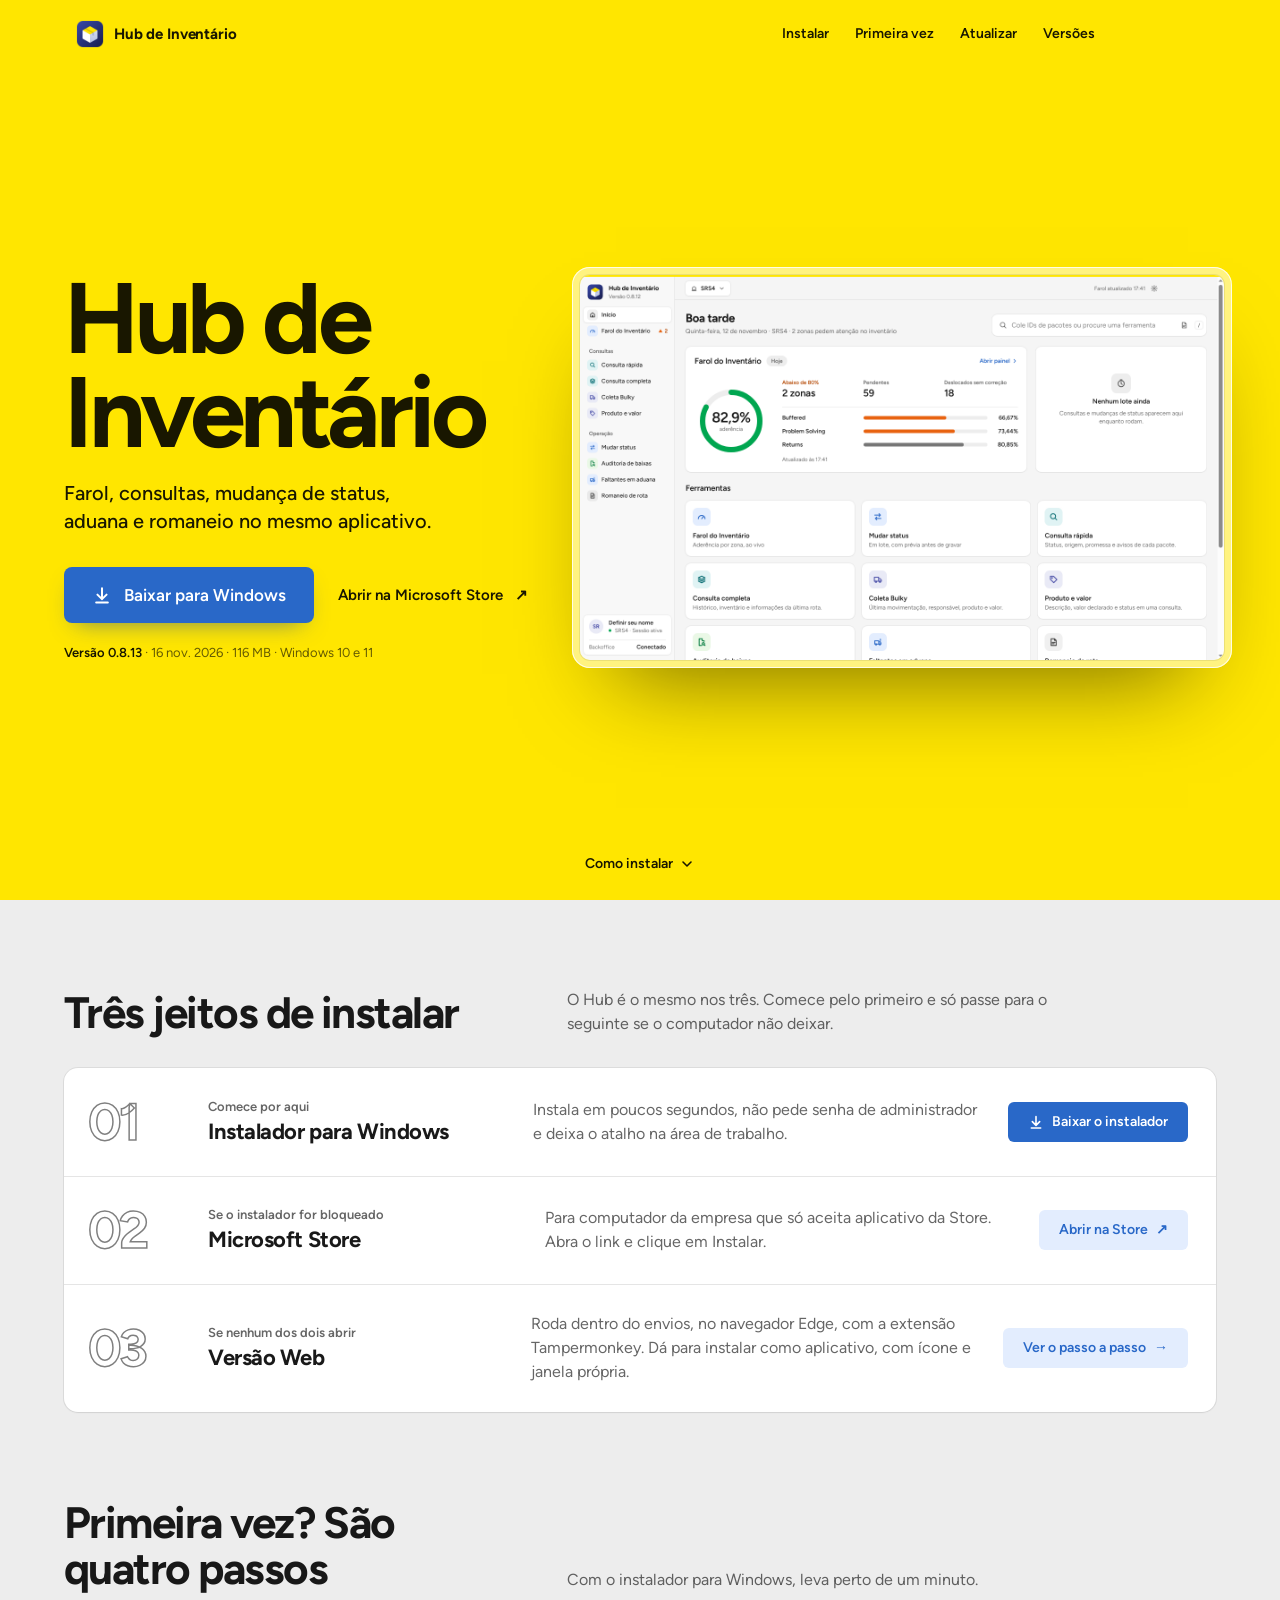
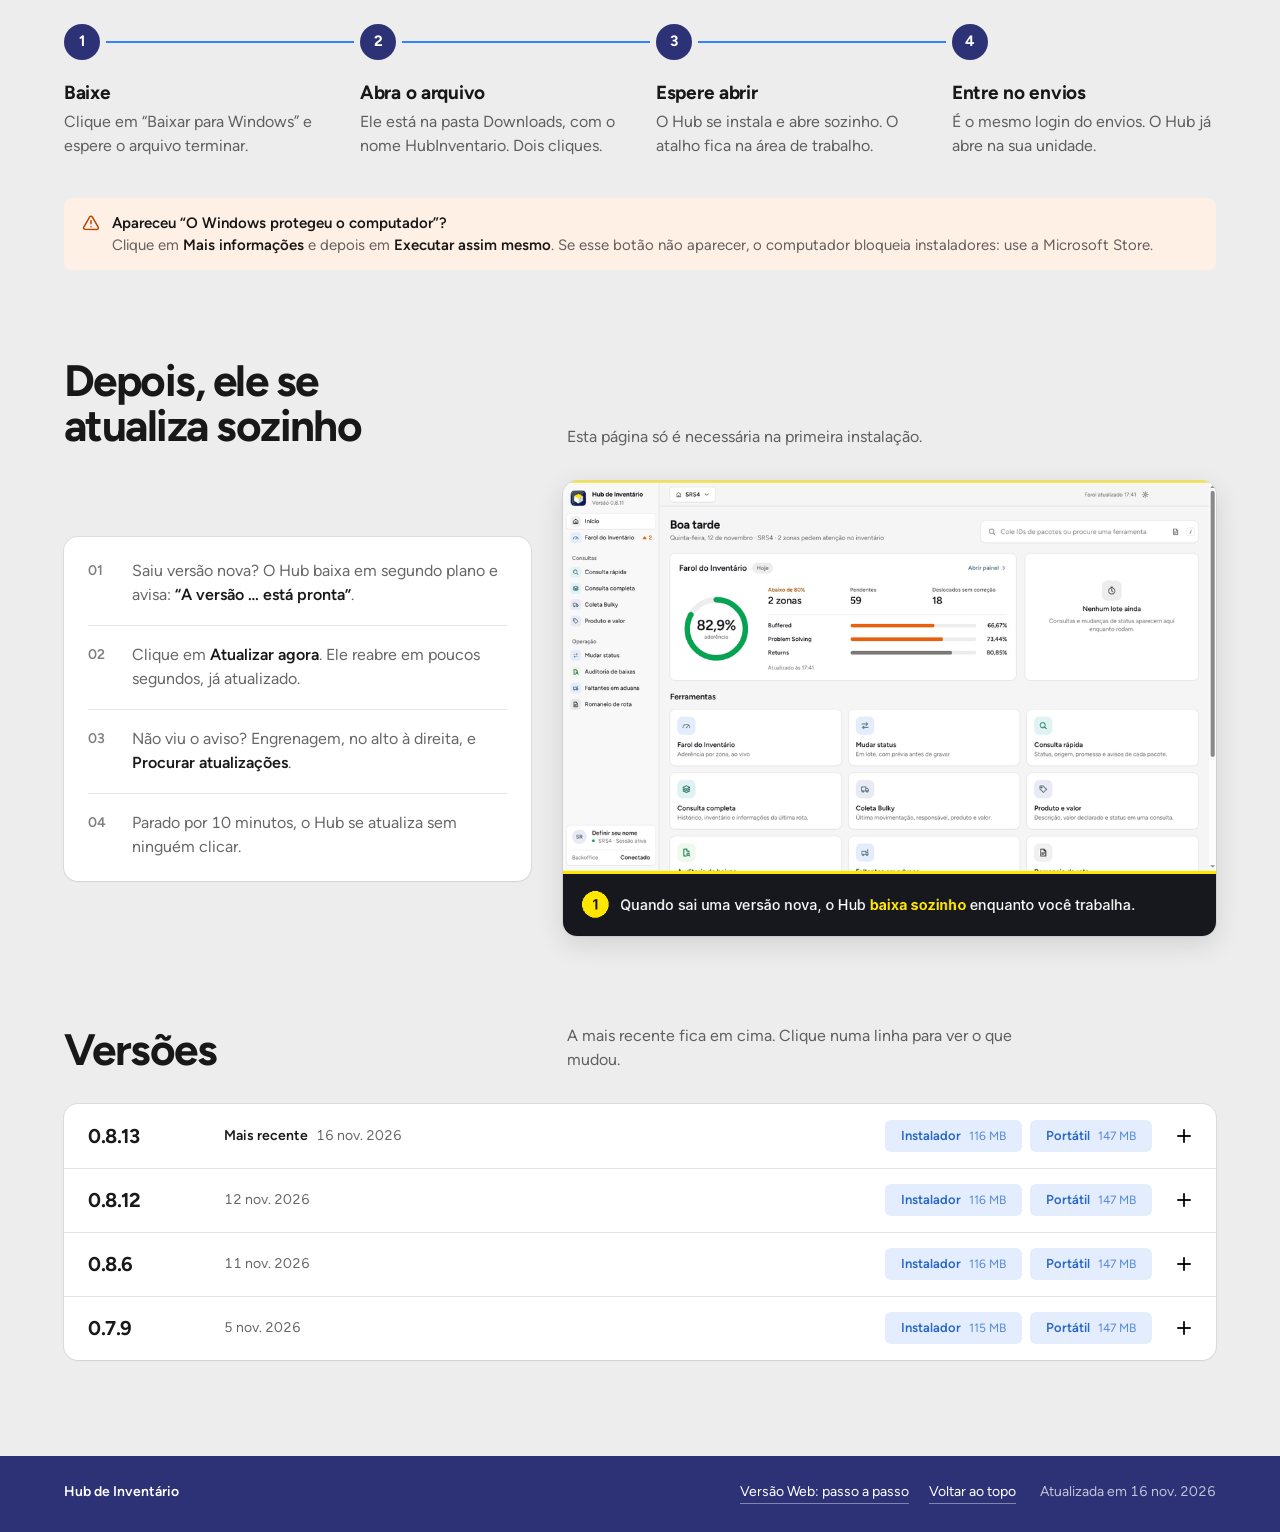
<file: index.html>
<!doctype html>
<html lang="pt-BR">
<head>
<meta charset="utf-8">
<meta name="viewport" content="width=device-width, initial-scale=1">
<meta name="robots" content="noindex, nofollow">
<title>Baixar o Hub de Inventário</title>
<meta name="description" content="Baixe o Hub de Inventário para Windows, pela Microsoft Store ou use a versão Web.">
<meta name="theme-color" content="#ffe600">
<link rel="icon" href="icone.png">
<link rel="preload" as="font" type="font/woff2" href="fontes/Figtree-700.woff2" crossorigin>
<script>document.documentElement.classList.add('js');</script>
<link rel="stylesheet" href="estilo.css">
</head>
<body>
<a class="pular" href="#formas">Pular para o conteúdo</a>
<div class="faixa" aria-hidden="true"></div>
<div class="barra">
  <div class="vidro" data-vidro>
    <a class="vidro__marca" href="#topo"><img src="icone.png" alt="">Hub de Inventário</a>
    <span class="vidro__vao"></span>
    <nav aria-label="Seções">
      <a href="#formas">Instalar</a>
      <a href="#primeira">Primeira vez</a>
      <a href="#atualizar">Atualizar</a>
      <a href="#versoes">Versões</a>
    </nav>
    <a class="btn btn--loud btn--md" data-baixar-exe aria-disabled="true" tabindex="-1" href="#versoes">
      <svg class="seta" viewBox="0 0 24 24" fill="none" stroke="currentColor" stroke-width="2.4" stroke-linecap="round" stroke-linejoin="round" aria-hidden="true"><path d="M12 4v13m0 0l-5.5-5.5M12 17l5.5-5.5M5 21h14"/></svg>
      <span data-rotulo>Baixar</span>
    </a>
  </div>
</div>

<header class="capa capa--inicio" id="topo">
  <div class="miolo">
    <div class="entrada">
      <div class="entrada__texto">
        <h1><span style="--i:0">Hub de</span> <span style="--i:1">Inventário</span></h1>
        <p class="lide">Farol, consultas, mudança de status, aduana e romaneio no mesmo aplicativo.</p>
        <div class="chamada">
          <a class="btn btn--loud btn--xl" data-baixar-exe data-principal aria-disabled="true" href="#versoes">
            <svg class="seta" viewBox="0 0 24 24" fill="none" stroke="currentColor" stroke-width="2.4" stroke-linecap="round" stroke-linejoin="round" aria-hidden="true"><path d="M12 4v13m0 0l-5.5-5.5M12 17l5.5-5.5M5 21h14"/></svg>
            <span data-rotulo>Baixar para Windows</span>
          </a>
          <a class="btn btn--mute btn--xl" data-loja href="https://apps.microsoft.com/detail/9PJJ5DVFFZ61" target="_blank" rel="noopener">Abrir na Microsoft Store <i aria-hidden="true">↗</i></a>
        </div>
        <p class="ficha" data-meta>&nbsp;</p>
      </div>
      <div class="palco">
        <div class="moldura" data-janela><img src="tela.png" width="1440" height="860" fetchpriority="high" alt="Tela inicial do Hub de Inventário, com o Farol do Inventário e os atalhos das ferramentas"></div>
      </div>
    </div>
    <a class="descer" href="#formas">Como instalar <svg viewBox="0 0 24 24" fill="none" stroke="currentColor" stroke-width="2.4" stroke-linecap="round" stroke-linejoin="round" aria-hidden="true"><path d="M6 9l6 6 6-6"/></svg></a>
  </div>
</header>

<main>
  <section id="formas">
    <div class="miolo">
      <div class="titulo revela">
        <h2>Três jeitos de instalar</h2>
        <p>O Hub é o mesmo nos três. Comece pelo primeiro e só passe para o seguinte se o computador não deixar.</p>
      </div>
      <ol class="formas painel" data-visto>
        <li class="forma" style="--i:0">
          <span class="forma__n" aria-hidden="true">01</span>
          <div><small>Comece por aqui</small><h3>Instalador para Windows</h3></div>
          <p>Instala em poucos segundos, não pede senha de administrador e deixa o atalho na área de trabalho.</p>
          <a class="btn btn--loud" data-baixar-exe aria-disabled="true" href="#versoes">
            <svg class="seta" viewBox="0 0 24 24" fill="none" stroke="currentColor" stroke-width="2.4" stroke-linecap="round" stroke-linejoin="round" aria-hidden="true"><path d="M12 4v13m0 0l-5.5-5.5M12 17l5.5-5.5M5 21h14"/></svg>
            <span data-rotulo>Baixar o instalador</span>
          </a>
        </li>
        <li class="forma" style="--i:1">
          <span class="forma__n" aria-hidden="true">02</span>
          <div><small>Se o instalador for bloqueado</small><h3>Microsoft Store</h3></div>
          <p>Para computador da empresa que só aceita aplicativo da Store. Abra o link e clique em Instalar.</p>
          <a class="btn btn--quiet" data-loja href="https://apps.microsoft.com/detail/9PJJ5DVFFZ61" target="_blank" rel="noopener">Abrir na Store <i aria-hidden="true">↗</i></a>
        </li>
        <li class="forma" style="--i:2">
          <span class="forma__n" aria-hidden="true">03</span>
          <div><small>Se nenhum dos dois abrir</small><h3>Versão Web</h3></div>
          <p>Roda dentro do envios, no navegador Edge, com a extensão Tampermonkey. Dá para instalar como aplicativo, com ícone e janela própria.</p>
          <a class="btn btn--quiet" href="web.html">Ver o passo a passo <i aria-hidden="true">→</i></a>
        </li>
      </ol>
    </div>
  </section>

  <section id="primeira">
    <div class="miolo">
      <div class="titulo revela">
        <h2>Primeira vez? São quatro passos</h2>
        <p>Com o instalador para Windows, leva perto de um minuto.</p>
      </div>
      <ol class="passos" data-visto>
        <li class="passo" data-n="1" style="--i:0"><b>Baixe</b>Clique em “Baixar para Windows” e espere o arquivo terminar.</li>
        <li class="passo" data-n="2" style="--i:1"><b>Abra o arquivo</b>Ele está na pasta Downloads, com o nome HubInventario. Dois cliques.</li>
        <li class="passo" data-n="3" style="--i:2"><b>Espere abrir</b>O Hub se instala e abre sozinho. O atalho fica na área de trabalho.</li>
        <li class="passo" data-n="4" style="--i:3"><b>Entre no envios</b>É o mesmo login do envios. O Hub já abre na sua unidade.</li>
      </ol>
      <div class="aviso revela">
        <svg viewBox="0 0 24 24" fill="none" stroke="currentColor" stroke-width="2" stroke-linecap="round" stroke-linejoin="round" aria-hidden="true"><path d="M12 9v4m0 4h.01M10.3 3.9L2.4 17.5a2 2 0 001.7 3h15.8a2 2 0 001.7-3L13.7 3.9a2 2 0 00-3.4 0z"/></svg>
        <div><strong>Apareceu “O Windows protegeu o computador”?</strong><span>Clique em <b>Mais informações</b> e depois em <b>Executar assim mesmo</b>. Se esse botão não aparecer, o computador bloqueia instaladores: use a Microsoft Store.</span></div>
      </div>
    </div>
  </section>

  <section id="atualizar">
    <div class="miolo">
      <div class="titulo revela">
        <h2>Depois, ele se atualiza sozinho</h2>
        <p>Esta página só é necessária na primeira instalação.</p>
      </div>
      <div class="atualiza">
        <ol class="painel revela">
          <li>Saiu versão nova? O Hub baixa em segundo plano e avisa: <b>“A versão … está pronta”</b>.</li>
          <li>Clique em <b>Atualizar agora</b>. Ele reabre em poucos segundos, já atualizado.</li>
          <li>Não viu o aviso? Engrenagem, no alto à direita, e <b>Procurar atualizações</b>.</li>
          <li>Parado por 10 minutos, o Hub se atualiza sem ninguém clicar.</li>
        </ol>
        <div class="quadro revela" style="--i:1"><picture><source srcset="como-atualizar-parado.png" media="(prefers-reduced-motion: reduce)"><img src="como-atualizar.gif" width="960" height="669" loading="lazy" alt="O aviso de versão pronta no Hub, com o botão Atualizar agora"></picture></div>
      </div>
    </div>
  </section>

  <section id="versoes">
    <div class="miolo">
      <div class="titulo revela">
        <h2>Versões</h2>
        <p>A mais recente fica em cima. Clique numa linha para ver o que mudou.</p>
      </div>
      <div class="versoes painel" data-versoes data-visto><noscript><p class="vazio">Ative o JavaScript do navegador para ver os downloads.</p></noscript></div>
    </div>
  </section>
</main>

<footer><div class="miolo"><b>Hub de Inventário</b><nav aria-label="Rodapé"><a href="web.html">Versão Web: passo a passo</a><a href="#topo">Voltar ao topo</a></nav><span data-gerado></span></div></footer>
<script type="application/json" id="dados">{"gerado":"2026-11-16T10:48:45.378Z","loja":"https://apps.microsoft.com/detail/9PJJ5DVFFZ61","web":"https://gist.githubusercontent.com/devigorcarneiro/3c0995e65559e945095ee492fea3bea3/raw/HubInventario.user.js","versoes":[{"versao":"0.8.13","data":"2026-11-16T10:48:06Z","arquivos":[{"tipo":"exe","nome":"HubInventario-0.8.13-x64.exe","url":"https://github.com/devigorcarneiro/hub-inventario-downloads/releases/download/v0.8.13/HubInventario-0.8.13-x64.exe","bytes":121113706},{"tipo":"zip","nome":"HubInventario-0.8.13-x64.zip","url":"https://github.com/devigorcarneiro/hub-inventario-downloads/releases/download/v0.8.13/HubInventario-0.8.13-x64.zip","bytes":153665975}],"notas":["Corrigidas as **travadas da tela**: a conferência automática da Aduana ficou muito mais leve e não disputa mais o envios com as suas consultas.","A Aduana confere no máximo 60 pacotes por vez e completa os 30 dias do ranking aos poucos, só com o Hub livre.","Novo em Configurações (engrenagem): **Copiar diagnóstico**, para enviar ao suporte se a tela travar."]},{"versao":"0.8.12","data":"2026-11-12T12:23:08Z","arquivos":[{"tipo":"exe","nome":"HubInventario-0.8.12-x64.exe","url":"https://github.com/devigorcarneiro/hub-inventario-downloads/releases/download/v0.8.12/HubInventario-0.8.12-x64.exe","bytes":121111479},{"tipo":"zip","nome":"HubInventario-0.8.12-x64.zip","url":"https://github.com/devigorcarneiro/hub-inventario-downloads/releases/download/v0.8.12/HubInventario-0.8.12-x64.zip","bytes":153663446}],"notas":["Faltantes de rota volta a ser uma ferramenta em teste: só aparece com \"Receber versões de teste\" ligado.","Faltantes em aduana: pacotes em **Parados**, **Parado no percurso** ou **Envio cancelado** continuam na lista, na cobrança e no ranking quando o status anterior foi o da aduana (faltante ou bipado a mais), lido no histórico do pacote.","Se o pacote passou por outro status depois da aduana antes de parar, ele sai como \"Status alterado\".","Ranking da Aduana mais fácil de ler: as colunas agora são **Faltaram → Resolvidos → Ainda faltam**, sem sinal de menos, com uma legenda explicando cada uma.","Abaixo de cada barra aparece quantos já foram resolvidos (ex.: \"3 de 9 resolvidos\").","Faltantes em aduana: as sacas também saem do **ranking de 30 dias** e dos dados já guardados no computador.","Faltantes em aduana: **sacas** bipadas a mais (código curto, como \"41\") não aparecem mais como pacote.","Faltantes em aduana: \"Outro dia\" agora lê **qualquer data**, pela mesma busca do Histórico de aduana do envios.","O ranking de 30 dias se completa sozinho com os dias em que o Hub não estava aberto."]},{"versao":"0.8.6","data":"2026-11-11T12:37:37Z","arquivos":[{"tipo":"exe","nome":"HubInventario-0.8.6-x64.exe","url":"https://github.com/devigorcarneiro/hub-inventario-downloads/releases/download/v0.8.6/HubInventario-0.8.6-x64.exe","bytes":121113025},{"tipo":"zip","nome":"HubInventario-0.8.6-x64.zip","url":"https://github.com/devigorcarneiro/hub-inventario-downloads/releases/download/v0.8.6/HubInventario-0.8.6-x64.zip","bytes":153661888}],"notas":["Faltantes em aduana: pacotes que já foram **entregues** (ou mudaram de status depois do dia seguinte à aduana) saem da cobrança e aparecem como \"Status alterado\" no ranking.","Os faltantes dos 30 dias do ranking voltam a ser conferidos (a cada 6 horas os mais antigos que 7 dias).","Bipagem Buffered: agora **toda bipagem fica gravada**, também no modo \"Antes do inventário\".","No modo \"Antes\", \"Exportar planilha\" salva todas as bipagens do dia (ID, horário, resultado, status, rota e inventário).","Os contadores e as últimas bipagens continuam lá mesmo se a página recarregar ou o Hub atualizar.","Nova ferramenta em teste: **Bipagem Buffered** (Operação). Bipe os pacotes e o Hub confere status, rota planejada e inventário de hoje, com sons e alarme. No modo \"Depois do inventário\", registra os Buffered sem rota e exporta a planilha.","A lista de rotas de 07/11 já vem carregada; use \"Importar rotas\" para trocar pelo CSV do dia.","Só aparece para quem tem \"Receber versões de teste\" ligado.","Versão no navegador (Edge): o Hub se atualiza sozinho e mostra o que mudou depois de atualizar. A tela de login fica centralizada ao lado do painel do Hub.","Faltantes de rota: só entram pacotes que viraram faltante até 23:59 de ontem. Um pacote que só ficou faltante hoje (por exemplo, numa rota que continuou no dia seguinte) entra na análise de amanhã.","Faltantes de rota: pacotes com avaria ou recusados pelo comprador na mesma rota ficam fora da planilha e da cobrança. Eles aparecem em \"Fora da análise\" com o motivo.","Nova ferramenta: **Faltantes de rota**. O Hub lê os faltantes da Gestão de pacotes e separa os que ficaram faltantes numa rota dos 2 dias anteriores. Ele confere na página da rota que o pacote saiu com o motorista e tira os que foram bipados depois (etiquetagem, inventário, aduana, carrinho) ou mudaram de status.","Gera as linhas da planilha de acompanhamento (STATUS = FALTANTE DE ROTA, OBS = registro mais recente de auditoria ou aduana) e uma mensagem de cobrança por transportadora, com motorista e placa.","Confere de novo a cada poucos minutos e avisa quando um pacote sai da cobrança. A aba \"Fora da análise\" mostra o motivo de cada pacote que saiu."]},{"versao":"0.7.9","data":"2026-11-05T17:14:49Z","arquivos":[{"tipo":"exe","nome":"HubInventario-0.7.9-x64.exe","url":"https://github.com/devigorcarneiro/hub-inventario-downloads/releases/download/v0.7.9/HubInventario-0.7.9-x64.exe","bytes":121096637},{"tipo":"zip","nome":"HubInventario-0.7.9-x64.zip","url":"https://github.com/devigorcarneiro/hub-inventario-downloads/releases/download/v0.7.9/HubInventario-0.7.9-x64.zip","bytes":153639058}],"notas":["Faltantes em aduana: o ranking agora conta só faltantes. Bipados a mais não entram.","Cada linha mostra os faltantes na aduana, quantos já foram encontrados (subtraídos) e quantos ainda estão faltando. A ordem segue os que ainda faltam.","Clique num nome para ver os pacotes: ID, data, rota, transportadora ou motorista, rep, produto e a situação (Faltando, Encontrado com onde e quando, ou Status alterado). Os nomes aparecem por inteiro, com todas as rotas.","O Hub agora também pode ser instalado pela Microsoft Store. Nessa versão, as atualizações maiores chegam pela própria loja.","Faltantes em aduana: uma mensagem de cobrança por transportadora, com faltantes e bipados a mais juntos (primeiro os faltantes). O título muda conforme o que tem na mensagem.","Modelo novo de cada pacote: ID, Data, Transportadora/Rota (transportadora primeiro), Motorista/Placa, Produto, Valor, Classificação e Auditoria de carrinhos.","A placa sai sem o que vem antes do traço (SDD-IVU1790 → IVU1790).","Faltantes em aduana: cada pacote aparece uma vez só, com a classificação da auditoria mais recente. Um pacote faltante numa aduana e bipado a mais em outra não aparece mais nas duas listas.","A classificação da seção Aduana da gestão de pacotes passa a mandar. Se ela diz Faltante, o pacote vai para os faltantes; se diz A mais, para os bipados a mais; se diz Correta (reauditado), sai da análise.","Faltantes em aduana: um pacote só entra na planilha, nos números do topo, na cobrança e no ranking se continuar como Faltante ou Para despachar e não tiver sido bipado no inventário (verificado ou deslocado) depois da aduana. Isso vale para faltantes e para bipados a mais.","Os pacotes que saíram (encontrados ou com status alterado) ficam numa lista à parte, \"Fora da análise\", com o motivo.","A conferência na gestão de pacotes roda a cada 4 minutos com a tela aberta e a cada 10 minutos em segundo plano. Quando um pacote sai da cobrança, aparece um aviso.","Atualizações: quando há uma versão nova pronta e ninguém mexe no Hub por 10 minutos, ele se atualiza sozinho e reabre em poucos segundos. Quem deixa o Hub aberto o dia todo também passa a receber as novidades. Durante um lote, ele espera o lote terminar.","A confirmação de que a versão nova abriu ficou mais robusta, para o Hub não voltar para a versão anterior sem motivo.","Farol do Inventário: na imagem para o WhatsApp, as zonas voltam a aparecer em cards, 4 por linha. Zonas sem volume ficam de fora do print.","Farol do Inventário: a imagem para o WhatsApp fica só com o dia. Aderência e indicadores ficam em cima e as zonas embaixo, em tabela larga e mais fácil de ler. O gráfico da semana saiu do print, mas continua no painel.","Farol do Inventário: a imagem para o WhatsApp agora é horizontal. Aderência, indicadores e gráfico da semana ficam à esquerda; as zonas viram uma tabela à direita, com as mesmas informações de antes.","Faltantes em aduana: aba Cobrança redesenhada. À esquerda ficam as mensagens (transportadora, tipo, pacotes e valor). À direita aparece a mensagem escolhida, como ela vai ficar no WhatsApp, com o negrito já aplicado.","Cada mensagem mostra se já foi copiada e a hora. \"Copiar todas\" marca todas.","Os pacotes que ficaram fora da mensagem (já encontrados ou corrigidos) aparecem num aviso discreto, sem poluir o texto.","Faltantes em aduana: as rotas voltam a sair exatamente como no envios. \">L12_AM1\" e \"L12_AM1\" são rotas diferentes, e o \">\" é mantido.","Faltantes em aduana: a coluna STATUS da planilha agora sai como \"FALTANTE ADUANA\" e \"BIPADO A MAIS\".","O ranking abre no dia escolhido (\"Ranking do dia\"). Use o botão \"30 dias\" para ver o ranking dos últimos 30 dias.","Faltantes em aduana: a tabela da Planilha não fica mais por cima dos campos de ajuste quando há muitas linhas.","As rotas saem sem o \">\" do início (ex.: K11_AM1), na tabela, na planilha e na cobrança.","Faltantes em aduana: corrigido o problema que impedia voltar da aba Cobrança para a Planilha.","Datas de inventário em formatos diferentes agora são lidas certo, e um pacote só aparece como \"Encontrado\" com uma data válida.","Faltantes em aduana: só entram na planilha, na cobrança e no ranking os pacotes que continuam como Faltante ou Para despachar. Os que foram corrigidos (Entregue, Em rota…) aparecem no fim da tabela como \"Corrigido\" e ficam de fora.","O status que vale é o do dia da aduana e do dia seguinte. Depois disso ele fica guardado, para o pacote não sair da análise só porque foi entregue dias depois.","Faltantes em aduana: nomes das transportadoras corrigidos na planilha, na cobrança e no ranking (KANGU, EXTRA, TORRES, RENNER…). Nomes com código de base, como BRNS ou BRDRS, ficam só com o código.","A lista de nomes pode ser editada na aba Planilha, em \"Nomes das transportadoras\".","Faltantes em aduana: cada pacote é conferido na gestão de pacotes (inventário e auditoria de carrinhos). A coluna Situação mostra se ele já foi encontrado, onde, quando e por quem.","Enquanto o Hub fica aberto, os faltantes dos últimos 7 dias são conferidos a cada 20 minutos. Quando um aparece no inventário, você recebe um aviso.","A cobrança segue o modelo novo: uma mensagem por transportadora e tipo (faltantes ou bipados a mais), com valor, produto, rota, motorista, placa e auditoria de carrinhos. Pacotes já encontrados ficam fora da mensagem.","Nova ferramenta: Faltantes em aduana. Lê a Aduana de hoje e o histórico, mostra só as rotas com pacotes faltantes ou bipados a mais e busca produto e valor no Backoffice.","Linhas prontas para colar na planilha de controle, texto de cobrança separado por transportadora e ranking dos últimos 30 dias.","Layout ajustado para notebooks de 13 a 15 polegadas: barra lateral mais estreita, títulos menores e campos que cabem na tela.","Versão portátil (.zip) disponível em Releases para computadores que não permitem instalar programas.","Correção do ícone na barra de tarefas do Windows (o programa passa a se chamar HubInventario.exe; o atalho é recriado sozinho).","O ícone do Hub agora aparece na barra de tarefas do Windows.","Primeira atualização do próprio aplicativo: o Hub baixa o instalador novo sozinho e pede só para reiniciar.","O Hub agora se atualiza sozinho: quando sair uma versão nova, ela é baixada em segundo plano e aparece o aviso \"Atualizar agora\".","Engrenagem → \"Procurar atualizações\" e opção de receber as versões de teste primeiro.","Se uma versão nova não abrir direito, o Hub volta sozinho para a anterior."]}]}</script>

<script src="base.js"></script>
<script>
(() => {
  const q = (s, r = document) => r.querySelector(s), qa = (s, r = document) => [...r.querySelectorAll(s)];
  const calmo = matchMedia('(prefers-reduced-motion: reduce)').matches;
  const temIO = 'IntersectionObserver' in window;

  const vidro = q('[data-vidro]');
  /* O botão Baixar aparece na barra quando o botão grande da capa sai da tela. */
  const principal = q('[data-principal]'), naBarra = q('.btn', vidro);
  const mostrarNaBarra = sim => { vidro.classList.toggle('tem-baixar', sim); naBarra.tabIndex = sim ? 0 : -1; };
  if (temIO) new IntersectionObserver(([e]) => mostrarNaBarra(!e.isIntersecting), { rootMargin: '-72px 0px 0px 0px' }).observe(principal);
  else mostrarNaBarra(true);
  /* A janela do Hub acompanha o ponteiro e a rolagem, de leve. */
  const janela = q('[data-janela]');
  if (!calmo && janela) {
    let rx = 0, ry = 0, sy = 0, pedido = 0;
    const pintar = () => { pedido = 0; janela.style.transform = `translateY(${sy}px) rotateX(${rx}deg) rotateY(${ry}deg)`; };
    const pedir = () => { if (!pedido) pedido = requestAnimationFrame(pintar); };
    if (matchMedia('(pointer: fine)').matches) q('.capa').addEventListener('pointermove', ev => {
      const r = janela.getBoundingClientRect();
      ry = Math.max(-1, Math.min(1, (ev.clientX - (r.left + r.width / 2)) / r.width)) * 4;
      rx = Math.max(-1, Math.min(1, (ev.clientY - (r.top + r.height / 2)) / r.height)) * -2.5;
      pedir();
    });
    q('.capa').addEventListener('pointerleave', () => { rx = ry = 0; janela.style.transition = 'transform 600ms cubic-bezier(.2,.8,.2,1)'; pedir(); setTimeout(() => { janela.style.transition = ''; }, 600); });
    addEventListener('scroll', () => { sy = Math.min(24, scrollY * .04); pedir(); }, { passive: true });
  }

  /* Botão com progresso (ProgressButton do Andes): o retorno aparece onde a ação começou. */
  const SETA = '<svg class="seta" viewBox="0 0 24 24" fill="none" stroke="currentColor" stroke-width="2.4" stroke-linecap="round" stroke-linejoin="round" aria-hidden="true"><path d="M12 4v13m0 0l-5.5-5.5M12 17l5.5-5.5M5 21h14"/></svg>';
  const CERTO = '<svg viewBox="0 0 24 24" fill="none" stroke="currentColor" stroke-width="2.6" stroke-linecap="round" stroke-linejoin="round" aria-hidden="true"><path d="M5 12.5l4.5 4.5L19 7.5"/></svg>';
  function aoBaixar(a) {
    a.addEventListener('click', () => {
      const r = q('[data-rotulo]', a);
      if (!r || a.classList.contains('is-carregando') || a.classList.contains('is-feito')) return;
      const antes = r.textContent, icone = () => a.firstElementChild;
      a.style.minWidth = a.offsetWidth + 'px';
      a.classList.add('is-carregando'); icone().outerHTML = '<span class="giro" aria-hidden="true"></span>'; r.textContent = 'Baixando…';
      setTimeout(() => { a.classList.replace('is-carregando', 'is-feito'); icone().outerHTML = CERTO; r.textContent = 'Veja em Downloads'; }, 1800);
      setTimeout(() => { a.classList.remove('is-feito'); icone().outerHTML = SETA; r.textContent = antes; a.style.minWidth = ''; }, 4600);
    });
  }

  const esc = t => String(t).replace(/[&<>"]/g, c => ({ '&': '&amp;', '<': '&lt;', '>': '&gt;', '"': '&quot;' }[c]));
  const nota = t => esc(t).replace(/\*\*(.+?)\*\*/g, '<strong>$1</strong>');
  const mb = b => `${Math.round(b / 1048576).toLocaleString('pt-BR')} MB`;
  const data = iso => new Date(iso).toLocaleDateString('pt-BR', { day: 'numeric', month: 'short', year: 'numeric' }).replace(/ de /g, ' ');
  const ROTULO = { exe: 'Instalador', zip: 'Portátil' };

  const falhou = () => {
    const tentar = '<button class="btn btn--quiet btn--md" type="button" onclick="location.reload()">Tentar de novo</button>';
    q('[data-meta]').textContent = 'Não foi possível buscar as versões.';
    q('[data-versoes]').innerHTML = `<p class="vazio">Não foi possível buscar as versões. ${tentar}</p>`;
  };
  window.hubDados().then(d => {
    if (d.loja) qa('[data-loja]').forEach(a => { a.href = d.loja; });
    if (d.web) qa('[data-web]').forEach(a => { a.href = d.web; a.removeAttribute('aria-disabled'); });
    if (d.gerado) q('[data-gerado]').textContent = `Atualizada em ${data(d.gerado)}`;
    const versoes = d.versoes || [];
    const atual = versoes[0];
    const exe = atual && atual.arquivos.find(a => a.tipo === 'exe');
    if (exe) {
      qa('[data-baixar-exe]').forEach(a => { a.href = exe.url; a.removeAttribute('aria-disabled'); aoBaixar(a); });
      q('[data-meta]').innerHTML = `<b>Versão ${esc(atual.versao)}</b> · ${data(atual.data)} · ${mb(exe.bytes)} · Windows 10 e 11`;
    } else q('[data-meta]').textContent = 'Nenhuma versão publicada ainda.';
    q('[data-versoes]').innerHTML = versoes.length ? versoes.map((v, i) => `
      <details class="versao" style="--i:${i}">
        <summary>
          <span class="num">${esc(v.versao)}</span>
          <span class="data">${i === 0 ? '<em>Mais recente</em>' : ''}${data(v.data)}</span>
          <span class="links">${v.arquivos.map(a => `<a class="btn btn--quiet btn--md" href="${esc(a.url)}">${ROTULO[a.tipo] || esc(a.nome)} <small>${mb(a.bytes)}</small></a>`).join('')}</span>
          <span class="mais" aria-hidden="true"></span>
        </summary>
        <div class="corpo">${v.notas.length ? `<ul>${v.notas.map(n => `<li>${nota(n)}</li>`).join('')}</ul>` : '<p>Melhorias e correções.</p>'}</div>
      </details>`).join('') : '<p class="vazio">Nenhuma versão publicada ainda.</p>';
    /* Clicar num botão de download dentro da linha não abre nem fecha a versão. */
    qa('.versao .links a').forEach(a => a.addEventListener('click', ev => ev.stopPropagation()));
  }).catch(falhou);
})();
</script>
</body>
</html>
</file>
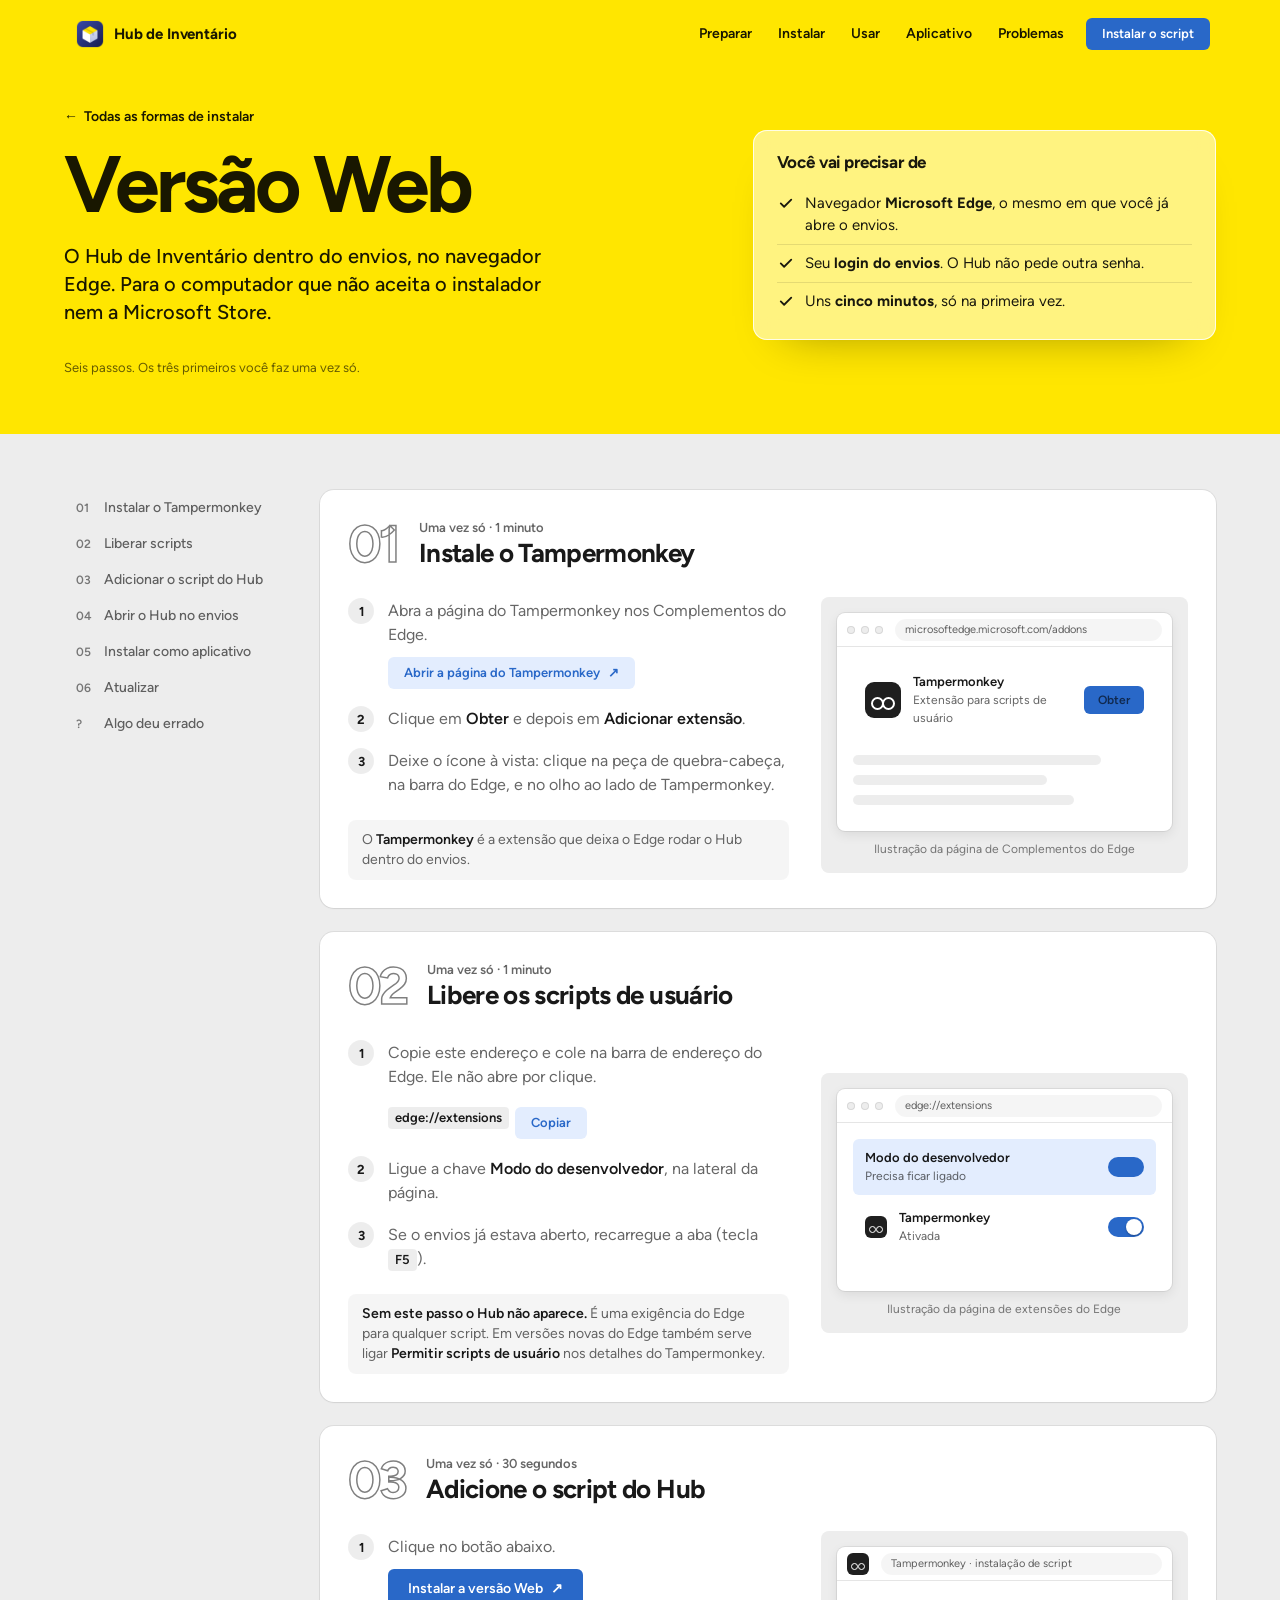
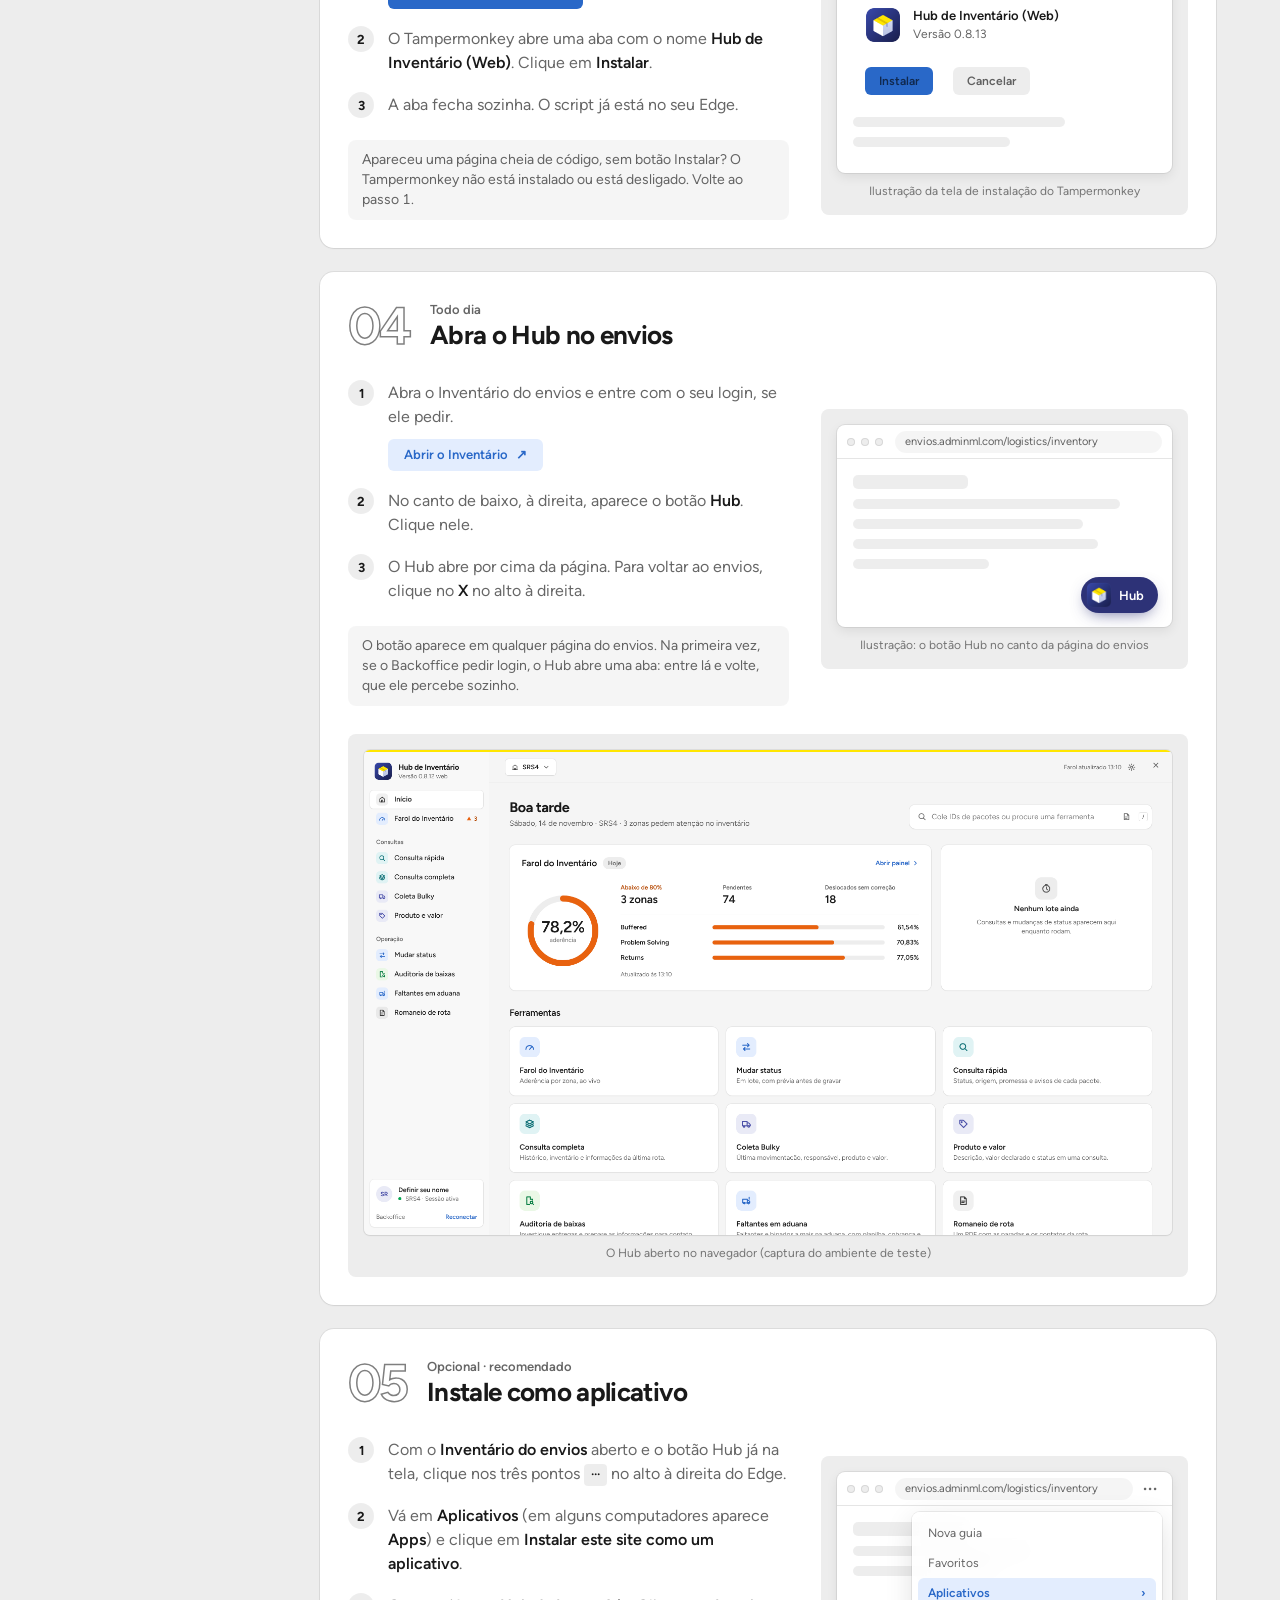
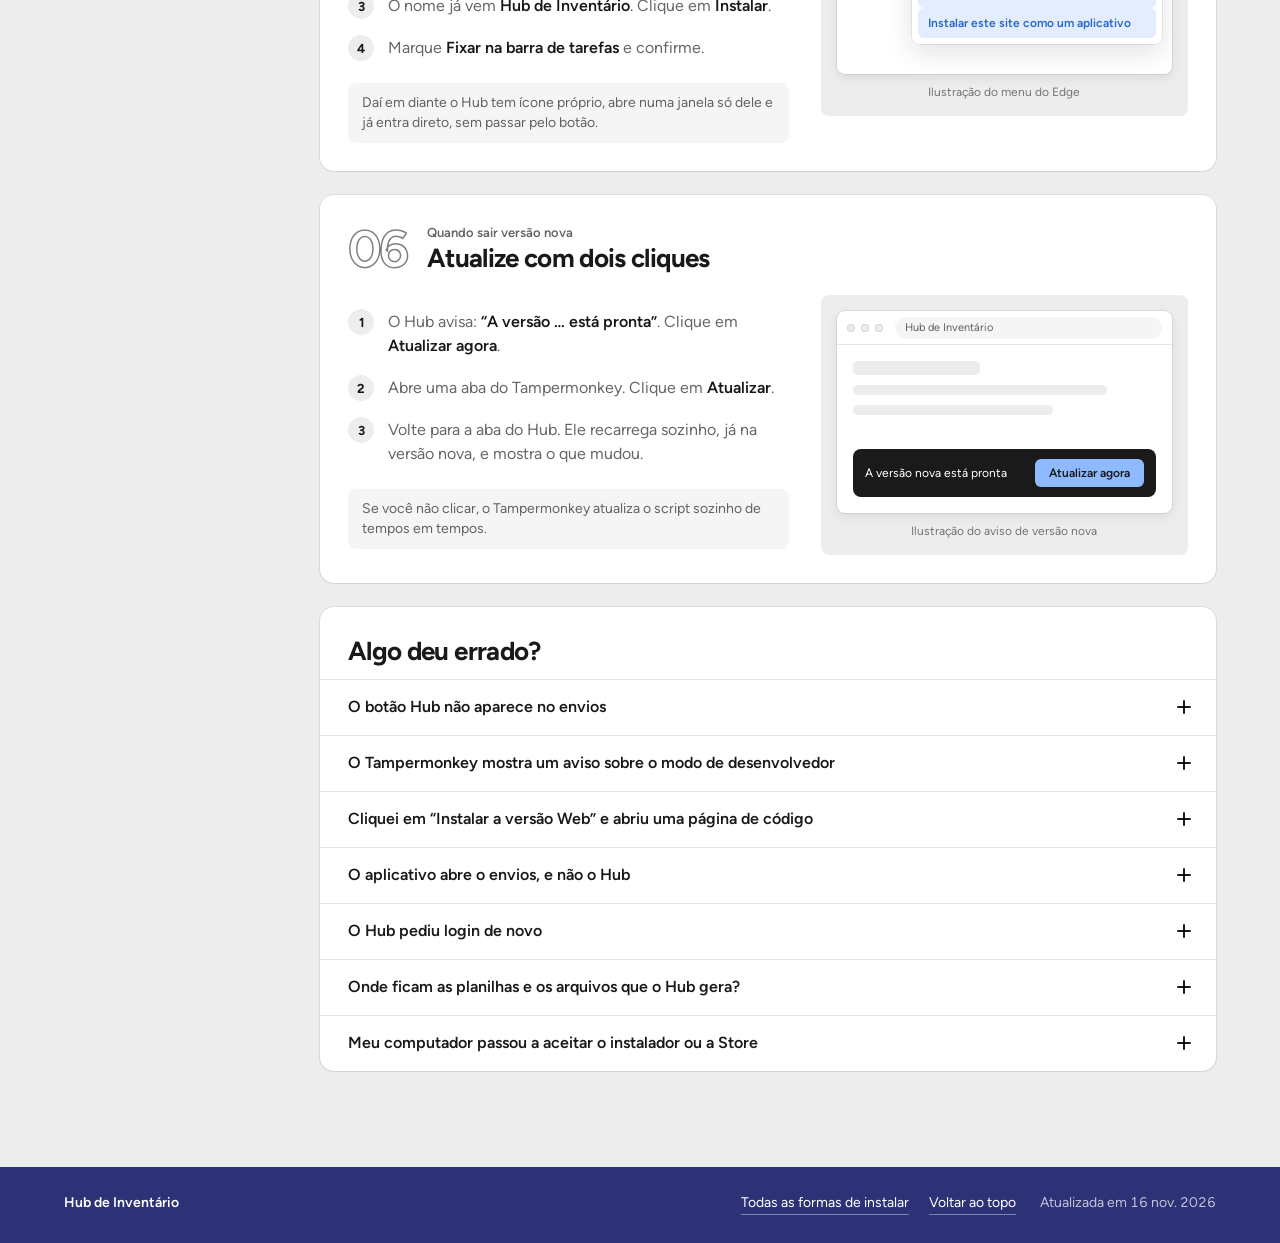
<file: web.html>
<!doctype html>
<html lang="pt-BR">
<head>
<meta charset="utf-8">
<meta name="viewport" content="width=device-width, initial-scale=1">
<meta name="robots" content="noindex, nofollow">
<title>Hub de Inventário na Web: passo a passo</title>
<meta name="description" content="Passo a passo para usar o Hub de Inventário no navegador Edge, dentro do envios.">
<meta name="theme-color" content="#ffe600">
<link rel="icon" href="icone.png">
<link rel="preload" as="font" type="font/woff2" href="fontes/Figtree-700.woff2" crossorigin>
<script>document.documentElement.classList.add('js');</script>
<link rel="stylesheet" href="estilo.css">
</head>
<body class="pg-guia">
<a class="pular" href="#passo-1">Pular para o primeiro passo</a>
<div class="faixa" aria-hidden="true"></div>
<div class="barra">
  <div class="vidro" data-vidro>
    <a class="vidro__marca" href="./"><img src="icone.png" alt="">Hub de Inventário</a>
    <span class="vidro__vao"></span>
    <nav aria-label="Seções">
      <a href="#passo-1">Preparar</a>
      <a href="#passo-3">Instalar</a>
      <a href="#passo-4">Usar</a>
      <a href="#passo-5">Aplicativo</a>
      <a href="#problemas">Problemas</a>
    </nav>
    <a class="btn btn--loud btn--md is-fixo" data-web aria-disabled="true" href="#passo-3">Instalar o script</a>
  </div>
</div>

<header class="capa capa--guia" id="topo">
  <div class="miolo">
    <div class="entrada">
      <div class="entrada__texto">
        <a class="volta" href="./"><i aria-hidden="true">←</i> Todas as formas de instalar</a>
        <h1><span style="--i:0">Versão</span> <span style="--i:1">Web</span></h1>
        <p class="lide">O Hub de Inventário dentro do envios, no navegador Edge. Para o computador que não aceita o instalador nem a Microsoft Store.</p>
        <p class="ficha" data-meta>Seis passos. Os três primeiros você faz uma vez só.</p>
      </div>
      <div class="precisa revela">
        <h2>Você vai precisar de</h2>
        <ul>
          <li><svg viewBox="0 0 24 24" fill="none" stroke="currentColor" stroke-width="2.4" stroke-linecap="round" stroke-linejoin="round" aria-hidden="true"><path d="M5 12.5l4.5 4.5L19 7.5"/></svg><span>Navegador <b>Microsoft Edge</b>, o mesmo em que você já abre o envios.</span></li>
          <li><svg viewBox="0 0 24 24" fill="none" stroke="currentColor" stroke-width="2.4" stroke-linecap="round" stroke-linejoin="round" aria-hidden="true"><path d="M5 12.5l4.5 4.5L19 7.5"/></svg><span>Seu <b>login do envios</b>. O Hub não pede outra senha.</span></li>
          <li><svg viewBox="0 0 24 24" fill="none" stroke="currentColor" stroke-width="2.4" stroke-linecap="round" stroke-linejoin="round" aria-hidden="true"><path d="M5 12.5l4.5 4.5L19 7.5"/></svg><span>Uns <b>cinco minutos</b>, só na primeira vez.</span></li>
        </ul>
      </div>
    </div>
  </div>
</header>

<main class="miolo guia">
  <ol class="indice" data-indice aria-label="Passos">
    <li><a href="#passo-1"><span>01</span>Instalar o Tampermonkey</a></li>
    <li><a href="#passo-2"><span>02</span>Liberar scripts</a></li>
    <li><a href="#passo-3"><span>03</span>Adicionar o script do Hub</a></li>
    <li><a href="#passo-4"><span>04</span>Abrir o Hub no envios</a></li>
    <li><a href="#passo-5"><span>05</span>Instalar como aplicativo</a></li>
    <li><a href="#passo-6"><span>06</span>Atualizar</a></li>
    <li><a href="#problemas"><span>?</span>Algo deu errado</a></li>
  </ol>

  <div>
    <section class="etapa painel revela" id="passo-1">
      <div class="etapa__cabeca"><span class="forma__n" aria-hidden="true">01</span><div><small>Uma vez só · 1 minuto</small><h2>Instale o Tampermonkey</h2></div></div>
      <div class="etapa__corpo">
        <div>
          <ol class="lista">
            <li>Abra a página do Tampermonkey nos Complementos do Edge.<br><a class="btn btn--quiet btn--md" href="https://microsoftedge.microsoft.com/addons/detail/tampermonkey/iikmkjmpaadaobahmlepeloendndfphd" target="_blank" rel="noopener">Abrir a página do Tampermonkey <i aria-hidden="true">↗</i></a></li>
            <li>Clique em <b>Obter</b> e depois em <b>Adicionar extensão</b>.</li>
            <li>Deixe o ícone à vista: clique na peça de quebra-cabeça, na barra do Edge, e no olho ao lado de Tampermonkey.</li>
          </ol>
          <p class="dica">O <b>Tampermonkey</b> é a extensão que deixa o Edge rodar o Hub dentro do envios.</p>
        </div>
        <figure class="cena">
          <div class="tela">
            <div class="tela__barra"><i></i><i></i><i></i><span class="tela__url">microsoftedge.microsoft.com/addons</span></div>
            <div class="tela__corpo">
              <div class="item"><span class="tm"></span><div><b>Tampermonkey</b><span>Extensão para scripts de usuário</span></div><span class="falso alvo">Obter</span></div>
              <div class="esqueleto" style="width:82%;margin-top:18px"></div><div class="esqueleto" style="width:64%"></div><div class="esqueleto" style="width:73%"></div>
            </div>
          </div>
          <figcaption>Ilustração da página de Complementos do Edge</figcaption>
        </figure>
      </div>
    </section>

    <section class="etapa painel revela" id="passo-2">
      <div class="etapa__cabeca"><span class="forma__n" aria-hidden="true">02</span><div><small>Uma vez só · 1 minuto</small><h2>Libere os scripts de usuário</h2></div></div>
      <div class="etapa__corpo">
        <div>
          <ol class="lista">
            <li>Copie este endereço e cole na barra de endereço do Edge. Ele não abre por clique.<br><span class="copia"><kbd>edge://extensions</kbd><button class="btn btn--quiet btn--md" type="button" data-copiar="edge://extensions">Copiar</button></span></li>
            <li>Ligue a chave <b>Modo do desenvolvedor</b>, na lateral da página.</li>
            <li>Se o envios já estava aberto, recarregue a aba (tecla <kbd>F5</kbd>).</li>
          </ol>
          <p class="dica"><b>Sem este passo o Hub não aparece.</b> É uma exigência do Edge para qualquer script. Em versões novas do Edge também serve ligar <b>Permitir scripts de usuário</b> nos detalhes do Tampermonkey.</p>
        </div>
        <figure class="cena">
          <div class="tela">
            <div class="tela__barra"><i></i><i></i><i></i><span class="tela__url">edge://extensions</span></div>
            <div class="tela__corpo">
              <div class="item is-destaque"><div><b>Modo do desenvolvedor</b><span>Precisa ficar ligado</span></div><span class="chave alvo"></span></div>
              <div class="item"><span class="tm tm--p"></span><div><b>Tampermonkey</b><span>Ativada</span></div><span class="chave is-on"></span></div>
            </div>
          </div>
          <figcaption>Ilustração da página de extensões do Edge</figcaption>
        </figure>
      </div>
    </section>

    <section class="etapa painel revela" id="passo-3">
      <div class="etapa__cabeca"><span class="forma__n" aria-hidden="true">03</span><div><small>Uma vez só · 30 segundos</small><h2>Adicione o script do Hub</h2></div></div>
      <div class="etapa__corpo">
        <div>
          <ol class="lista">
            <li>Clique no botão abaixo.<br><a class="btn btn--loud" data-web aria-disabled="true" href="#passo-3">Instalar a versão Web <i aria-hidden="true">↗</i></a></li>
            <li>O Tampermonkey abre uma aba com o nome <b>Hub de Inventário (Web)</b>. Clique em <b>Instalar</b>.</li>
            <li>A aba fecha sozinha. O script já está no seu Edge.</li>
          </ol>
          <p class="dica">Apareceu uma página cheia de código, sem botão Instalar? O Tampermonkey não está instalado ou está desligado. Volte ao passo 1.</p>
        </div>
        <figure class="cena">
          <div class="tela">
            <div class="tela__barra"><span class="tm tm--p"></span><span class="tela__url">Tampermonkey · instalação de script</span></div>
            <div class="tela__corpo">
              <div class="item"><img src="icone.png" alt="" width="36" height="36" style="border-radius:9px"><div><b>Hub de Inventário (Web)</b><span data-versao-web>Versão mais recente</span></div></div>
              <div class="item"><span class="falso alvo">Instalar</span><span class="falso falso--calmo" style="margin-left:8px">Cancelar</span></div>
              <div class="esqueleto" style="width:70%;margin-top:12px"></div><div class="esqueleto" style="width:52%"></div>
            </div>
          </div>
          <figcaption>Ilustração da tela de instalação do Tampermonkey</figcaption>
        </figure>
      </div>
    </section>

    <section class="etapa painel revela" id="passo-4">
      <div class="etapa__cabeca"><span class="forma__n" aria-hidden="true">04</span><div><small>Todo dia</small><h2>Abra o Hub no envios</h2></div></div>
      <div class="etapa__corpo">
        <div>
          <ol class="lista">
            <li>Abra o Inventário do envios e entre com o seu login, se ele pedir.<br><a class="btn btn--quiet btn--md" href="https://envios.adminml.com/logistics/inventory" target="_blank" rel="noopener">Abrir o Inventário <i aria-hidden="true">↗</i></a></li>
            <li>No canto de baixo, à direita, aparece o botão <b>Hub</b>. Clique nele.</li>
            <li>O Hub abre por cima da página. Para voltar ao envios, clique no <b>X</b> no alto à direita.</li>
          </ol>
          <p class="dica">O botão aparece em qualquer página do envios. Na primeira vez, se o Backoffice pedir login, o Hub abre uma aba: entre lá e volte, que ele percebe sozinho.</p>
        </div>
        <figure class="cena">
          <div class="tela">
            <div class="tela__barra"><i></i><i></i><i></i><span class="tela__url">envios.adminml.com/logistics/inventory</span></div>
            <div class="tela__corpo">
              <div class="esqueleto" style="width:38%;height:14px"></div><div class="esqueleto" style="width:88%"></div><div class="esqueleto" style="width:76%"></div><div class="esqueleto" style="width:81%"></div><div class="esqueleto" style="width:45%"></div>
              <span class="pilula alvo"><img src="icone.png" alt="">Hub</span>
            </div>
          </div>
          <figcaption>Ilustração: o botão Hub no canto da página do envios</figcaption>
        </figure>
      </div>
      <div class="etapa__corpo" style="grid-template-columns:1fr;padding-top:0">
        <figure class="cena"><img src="web-hub.png" width="1600" height="960" loading="lazy" alt="Hub de Inventário aberto no navegador, com o Farol do Inventário, as ferramentas e o X para voltar ao envios"><figcaption>O Hub aberto no navegador (captura do ambiente de teste)</figcaption></figure>
      </div>
    </section>

    <section class="etapa painel revela" id="passo-5">
      <div class="etapa__cabeca"><span class="forma__n" aria-hidden="true">05</span><div><small>Opcional · recomendado</small><h2>Instale como aplicativo</h2></div></div>
      <div class="etapa__corpo">
        <div>
          <ol class="lista">
            <li>Com o <b>Inventário do envios</b> aberto e o botão Hub já na tela, clique nos três pontos <kbd>···</kbd> no alto à direita do Edge.</li>
            <li>Vá em <b>Aplicativos</b> (em alguns computadores aparece <b>Apps</b>) e clique em <b>Instalar este site como um aplicativo</b>.</li>
            <li>O nome já vem <b>Hub de Inventário</b>. Clique em <b>Instalar</b>.</li>
            <li>Marque <b>Fixar na barra de tarefas</b> e confirme.</li>
          </ol>
          <p class="dica">Daí em diante o Hub tem ícone próprio, abre numa janela só dele e já entra direto, sem passar pelo botão.</p>
        </div>
        <figure class="cena">
          <div class="tela">
            <div class="tela__barra"><i></i><i></i><i></i><span class="tela__url">envios.adminml.com/logistics/inventory</span><span class="tela__pontos alvo">···</span></div>
            <div class="tela__corpo">
              <div class="esqueleto" style="width:38%;height:14px"></div><div class="esqueleto" style="width:60%"></div><div class="esqueleto" style="width:48%"></div>
              <div class="menu">
                <div>Nova guia</div>
                <div>Favoritos</div>
                <div class="is-destaque">Aplicativos <span>›</span></div>
                <div class="is-destaque">Instalar este site como um aplicativo</div>
              </div>
            </div>
          </div>
          <figcaption>Ilustração do menu do Edge</figcaption>
        </figure>
      </div>
    </section>

    <section class="etapa painel revela" id="passo-6">
      <div class="etapa__cabeca"><span class="forma__n" aria-hidden="true">06</span><div><small>Quando sair versão nova</small><h2>Atualize com dois cliques</h2></div></div>
      <div class="etapa__corpo">
        <div>
          <ol class="lista">
            <li>O Hub avisa: <b>“A versão … está pronta”</b>. Clique em <b>Atualizar agora</b>.</li>
            <li>Abre uma aba do Tampermonkey. Clique em <b>Atualizar</b>.</li>
            <li>Volte para a aba do Hub. Ele recarrega sozinho, já na versão nova, e mostra o que mudou.</li>
          </ol>
          <p class="dica">Se você não clicar, o Tampermonkey atualiza o script sozinho de tempos em tempos.</p>
        </div>
        <figure class="cena">
          <div class="tela">
            <div class="tela__barra"><i></i><i></i><i></i><span class="tela__url">Hub de Inventário</span></div>
            <div class="tela__corpo">
              <div class="esqueleto" style="width:42%;height:14px"></div><div class="esqueleto" style="width:84%"></div><div class="esqueleto" style="width:66%"></div>
              <div class="aviso-tm" style="margin-top:34px"><span>A versão nova está pronta</span><span class="falso alvo">Atualizar agora</span></div>
            </div>
          </div>
          <figcaption>Ilustração do aviso de versão nova</figcaption>
        </figure>
      </div>
    </section>

    <section class="duvidas painel revela" id="problemas">
      <h2>Algo deu errado?</h2>
      <details class="duvida">
        <summary>O botão Hub não aparece no envios<span class="mais" aria-hidden="true"></span></summary>
        <div class="corpo"><p>Confira nesta ordem e recarregue a página (tecla <kbd>F5</kbd>) depois de cada item:</p><ul>
          <li>Você está no <b>Edge</b> e num endereço que começa com <b>envios.adminml.com</b>.</li>
          <li>O <b>Modo do desenvolvedor</b> está ligado (passo 2).</li>
          <li>Clique no ícone do Tampermonkey: <b>Hub de Inventário (Web)</b> precisa aparecer na lista, com a chave ligada.</li>
          <li>Se o script não está na lista, refaça o passo 3.</li>
        </ul></div>
      </details>
      <details class="duvida">
        <summary>O Tampermonkey mostra um aviso sobre o modo de desenvolvedor<span class="mais" aria-hidden="true"></span></summary>
        <div class="corpo"><p>Falta o passo 2. Abra <kbd>edge://extensions</kbd>, ligue o <b>Modo do desenvolvedor</b> e recarregue o envios.</p></div>
      </details>
      <details class="duvida">
        <summary>Cliquei em “Instalar a versão Web” e abriu uma página de código<span class="mais" aria-hidden="true"></span></summary>
        <div class="corpo"><p>O Edge abriu o script como texto porque o Tampermonkey não está instalado ou está desligado. Faça os passos 1 e 2 e clique de novo.</p></div>
      </details>
      <details class="duvida">
        <summary>O aplicativo abre o envios, e não o Hub<span class="mais" aria-hidden="true"></span></summary>
        <div class="corpo"><p>Clique no botão <b>Hub</b>, no canto de baixo. Se acontecer sempre, o aplicativo foi instalado a partir de outra página: desinstale (três pontos da janela do aplicativo, <b>Configurações do aplicativo</b>, <b>Desinstalar</b>) e refaça o passo 5 com o <b>Inventário</b> aberto.</p></div>
      </details>
      <details class="duvida">
        <summary>O Hub pediu login de novo<span class="mais" aria-hidden="true"></span></summary>
        <div class="corpo"><p>A sessão do envios venceu, como acontece no próprio envios. Entre normalmente: o Hub volta sozinho quando o login terminar. Ele não lê nem guarda a sua senha.</p></div>
      </details>
      <details class="duvida">
        <summary>Onde ficam as planilhas e os arquivos que o Hub gera?<span class="mais" aria-hidden="true"></span></summary>
        <div class="corpo"><p>Na pasta <b>Downloads</b> do computador, como qualquer download do Edge.</p></div>
      </details>
      <details class="duvida">
        <summary>Meu computador passou a aceitar o instalador ou a Store<span class="mais" aria-hidden="true"></span></summary>
        <div class="corpo"><p>Prefira o aplicativo: ele se atualiza sem nenhum clique e não depende do Edge. <a href="./#formas">Veja as outras formas de instalar.</a></p></div>
      </details>
    </section>
  </div>
</main>

<footer><div class="miolo"><b>Hub de Inventário</b><nav aria-label="Rodapé"><a href="./">Todas as formas de instalar</a><a href="#topo">Voltar ao topo</a></nav><span data-gerado></span></div></footer>
<script type="application/json" id="dados">{"gerado":"2026-11-16T10:48:45.378Z","loja":"https://apps.microsoft.com/detail/9PJJ5DVFFZ61","web":"https://gist.githubusercontent.com/devigorcarneiro/3c0995e65559e945095ee492fea3bea3/raw/HubInventario.user.js","versoes":[{"versao":"0.8.13","data":"2026-11-16T10:48:06Z","arquivos":[{"tipo":"exe","nome":"HubInventario-0.8.13-x64.exe","url":"https://github.com/devigorcarneiro/hub-inventario-downloads/releases/download/v0.8.13/HubInventario-0.8.13-x64.exe","bytes":121113706},{"tipo":"zip","nome":"HubInventario-0.8.13-x64.zip","url":"https://github.com/devigorcarneiro/hub-inventario-downloads/releases/download/v0.8.13/HubInventario-0.8.13-x64.zip","bytes":153665975}],"notas":["Corrigidas as **travadas da tela**: a conferência automática da Aduana ficou muito mais leve e não disputa mais o envios com as suas consultas.","A Aduana confere no máximo 60 pacotes por vez e completa os 30 dias do ranking aos poucos, só com o Hub livre.","Novo em Configurações (engrenagem): **Copiar diagnóstico**, para enviar ao suporte se a tela travar."]},{"versao":"0.8.12","data":"2026-11-12T12:23:08Z","arquivos":[{"tipo":"exe","nome":"HubInventario-0.8.12-x64.exe","url":"https://github.com/devigorcarneiro/hub-inventario-downloads/releases/download/v0.8.12/HubInventario-0.8.12-x64.exe","bytes":121111479},{"tipo":"zip","nome":"HubInventario-0.8.12-x64.zip","url":"https://github.com/devigorcarneiro/hub-inventario-downloads/releases/download/v0.8.12/HubInventario-0.8.12-x64.zip","bytes":153663446}],"notas":["Faltantes de rota volta a ser uma ferramenta em teste: só aparece com \"Receber versões de teste\" ligado.","Faltantes em aduana: pacotes em **Parados**, **Parado no percurso** ou **Envio cancelado** continuam na lista, na cobrança e no ranking quando o status anterior foi o da aduana (faltante ou bipado a mais), lido no histórico do pacote.","Se o pacote passou por outro status depois da aduana antes de parar, ele sai como \"Status alterado\".","Ranking da Aduana mais fácil de ler: as colunas agora são **Faltaram → Resolvidos → Ainda faltam**, sem sinal de menos, com uma legenda explicando cada uma.","Abaixo de cada barra aparece quantos já foram resolvidos (ex.: \"3 de 9 resolvidos\").","Faltantes em aduana: as sacas também saem do **ranking de 30 dias** e dos dados já guardados no computador.","Faltantes em aduana: **sacas** bipadas a mais (código curto, como \"41\") não aparecem mais como pacote.","Faltantes em aduana: \"Outro dia\" agora lê **qualquer data**, pela mesma busca do Histórico de aduana do envios.","O ranking de 30 dias se completa sozinho com os dias em que o Hub não estava aberto."]},{"versao":"0.8.6","data":"2026-11-11T12:37:37Z","arquivos":[{"tipo":"exe","nome":"HubInventario-0.8.6-x64.exe","url":"https://github.com/devigorcarneiro/hub-inventario-downloads/releases/download/v0.8.6/HubInventario-0.8.6-x64.exe","bytes":121113025},{"tipo":"zip","nome":"HubInventario-0.8.6-x64.zip","url":"https://github.com/devigorcarneiro/hub-inventario-downloads/releases/download/v0.8.6/HubInventario-0.8.6-x64.zip","bytes":153661888}],"notas":["Faltantes em aduana: pacotes que já foram **entregues** (ou mudaram de status depois do dia seguinte à aduana) saem da cobrança e aparecem como \"Status alterado\" no ranking.","Os faltantes dos 30 dias do ranking voltam a ser conferidos (a cada 6 horas os mais antigos que 7 dias).","Bipagem Buffered: agora **toda bipagem fica gravada**, também no modo \"Antes do inventário\".","No modo \"Antes\", \"Exportar planilha\" salva todas as bipagens do dia (ID, horário, resultado, status, rota e inventário).","Os contadores e as últimas bipagens continuam lá mesmo se a página recarregar ou o Hub atualizar.","Nova ferramenta em teste: **Bipagem Buffered** (Operação). Bipe os pacotes e o Hub confere status, rota planejada e inventário de hoje, com sons e alarme. No modo \"Depois do inventário\", registra os Buffered sem rota e exporta a planilha.","A lista de rotas de 07/11 já vem carregada; use \"Importar rotas\" para trocar pelo CSV do dia.","Só aparece para quem tem \"Receber versões de teste\" ligado.","Versão no navegador (Edge): o Hub se atualiza sozinho e mostra o que mudou depois de atualizar. A tela de login fica centralizada ao lado do painel do Hub.","Faltantes de rota: só entram pacotes que viraram faltante até 23:59 de ontem. Um pacote que só ficou faltante hoje (por exemplo, numa rota que continuou no dia seguinte) entra na análise de amanhã.","Faltantes de rota: pacotes com avaria ou recusados pelo comprador na mesma rota ficam fora da planilha e da cobrança. Eles aparecem em \"Fora da análise\" com o motivo.","Nova ferramenta: **Faltantes de rota**. O Hub lê os faltantes da Gestão de pacotes e separa os que ficaram faltantes numa rota dos 2 dias anteriores. Ele confere na página da rota que o pacote saiu com o motorista e tira os que foram bipados depois (etiquetagem, inventário, aduana, carrinho) ou mudaram de status.","Gera as linhas da planilha de acompanhamento (STATUS = FALTANTE DE ROTA, OBS = registro mais recente de auditoria ou aduana) e uma mensagem de cobrança por transportadora, com motorista e placa.","Confere de novo a cada poucos minutos e avisa quando um pacote sai da cobrança. A aba \"Fora da análise\" mostra o motivo de cada pacote que saiu."]},{"versao":"0.7.9","data":"2026-11-05T17:14:49Z","arquivos":[{"tipo":"exe","nome":"HubInventario-0.7.9-x64.exe","url":"https://github.com/devigorcarneiro/hub-inventario-downloads/releases/download/v0.7.9/HubInventario-0.7.9-x64.exe","bytes":121096637},{"tipo":"zip","nome":"HubInventario-0.7.9-x64.zip","url":"https://github.com/devigorcarneiro/hub-inventario-downloads/releases/download/v0.7.9/HubInventario-0.7.9-x64.zip","bytes":153639058}],"notas":["Faltantes em aduana: o ranking agora conta só faltantes. Bipados a mais não entram.","Cada linha mostra os faltantes na aduana, quantos já foram encontrados (subtraídos) e quantos ainda estão faltando. A ordem segue os que ainda faltam.","Clique num nome para ver os pacotes: ID, data, rota, transportadora ou motorista, rep, produto e a situação (Faltando, Encontrado com onde e quando, ou Status alterado). Os nomes aparecem por inteiro, com todas as rotas.","O Hub agora também pode ser instalado pela Microsoft Store. Nessa versão, as atualizações maiores chegam pela própria loja.","Faltantes em aduana: uma mensagem de cobrança por transportadora, com faltantes e bipados a mais juntos (primeiro os faltantes). O título muda conforme o que tem na mensagem.","Modelo novo de cada pacote: ID, Data, Transportadora/Rota (transportadora primeiro), Motorista/Placa, Produto, Valor, Classificação e Auditoria de carrinhos.","A placa sai sem o que vem antes do traço (SDD-IVU1790 → IVU1790).","Faltantes em aduana: cada pacote aparece uma vez só, com a classificação da auditoria mais recente. Um pacote faltante numa aduana e bipado a mais em outra não aparece mais nas duas listas.","A classificação da seção Aduana da gestão de pacotes passa a mandar. Se ela diz Faltante, o pacote vai para os faltantes; se diz A mais, para os bipados a mais; se diz Correta (reauditado), sai da análise.","Faltantes em aduana: um pacote só entra na planilha, nos números do topo, na cobrança e no ranking se continuar como Faltante ou Para despachar e não tiver sido bipado no inventário (verificado ou deslocado) depois da aduana. Isso vale para faltantes e para bipados a mais.","Os pacotes que saíram (encontrados ou com status alterado) ficam numa lista à parte, \"Fora da análise\", com o motivo.","A conferência na gestão de pacotes roda a cada 4 minutos com a tela aberta e a cada 10 minutos em segundo plano. Quando um pacote sai da cobrança, aparece um aviso.","Atualizações: quando há uma versão nova pronta e ninguém mexe no Hub por 10 minutos, ele se atualiza sozinho e reabre em poucos segundos. Quem deixa o Hub aberto o dia todo também passa a receber as novidades. Durante um lote, ele espera o lote terminar.","A confirmação de que a versão nova abriu ficou mais robusta, para o Hub não voltar para a versão anterior sem motivo.","Farol do Inventário: na imagem para o WhatsApp, as zonas voltam a aparecer em cards, 4 por linha. Zonas sem volume ficam de fora do print.","Farol do Inventário: a imagem para o WhatsApp fica só com o dia. Aderência e indicadores ficam em cima e as zonas embaixo, em tabela larga e mais fácil de ler. O gráfico da semana saiu do print, mas continua no painel.","Farol do Inventário: a imagem para o WhatsApp agora é horizontal. Aderência, indicadores e gráfico da semana ficam à esquerda; as zonas viram uma tabela à direita, com as mesmas informações de antes.","Faltantes em aduana: aba Cobrança redesenhada. À esquerda ficam as mensagens (transportadora, tipo, pacotes e valor). À direita aparece a mensagem escolhida, como ela vai ficar no WhatsApp, com o negrito já aplicado.","Cada mensagem mostra se já foi copiada e a hora. \"Copiar todas\" marca todas.","Os pacotes que ficaram fora da mensagem (já encontrados ou corrigidos) aparecem num aviso discreto, sem poluir o texto.","Faltantes em aduana: as rotas voltam a sair exatamente como no envios. \">L12_AM1\" e \"L12_AM1\" são rotas diferentes, e o \">\" é mantido.","Faltantes em aduana: a coluna STATUS da planilha agora sai como \"FALTANTE ADUANA\" e \"BIPADO A MAIS\".","O ranking abre no dia escolhido (\"Ranking do dia\"). Use o botão \"30 dias\" para ver o ranking dos últimos 30 dias.","Faltantes em aduana: a tabela da Planilha não fica mais por cima dos campos de ajuste quando há muitas linhas.","As rotas saem sem o \">\" do início (ex.: K11_AM1), na tabela, na planilha e na cobrança.","Faltantes em aduana: corrigido o problema que impedia voltar da aba Cobrança para a Planilha.","Datas de inventário em formatos diferentes agora são lidas certo, e um pacote só aparece como \"Encontrado\" com uma data válida.","Faltantes em aduana: só entram na planilha, na cobrança e no ranking os pacotes que continuam como Faltante ou Para despachar. Os que foram corrigidos (Entregue, Em rota…) aparecem no fim da tabela como \"Corrigido\" e ficam de fora.","O status que vale é o do dia da aduana e do dia seguinte. Depois disso ele fica guardado, para o pacote não sair da análise só porque foi entregue dias depois.","Faltantes em aduana: nomes das transportadoras corrigidos na planilha, na cobrança e no ranking (KANGU, EXTRA, TORRES, RENNER…). Nomes com código de base, como BRNS ou BRDRS, ficam só com o código.","A lista de nomes pode ser editada na aba Planilha, em \"Nomes das transportadoras\".","Faltantes em aduana: cada pacote é conferido na gestão de pacotes (inventário e auditoria de carrinhos). A coluna Situação mostra se ele já foi encontrado, onde, quando e por quem.","Enquanto o Hub fica aberto, os faltantes dos últimos 7 dias são conferidos a cada 20 minutos. Quando um aparece no inventário, você recebe um aviso.","A cobrança segue o modelo novo: uma mensagem por transportadora e tipo (faltantes ou bipados a mais), com valor, produto, rota, motorista, placa e auditoria de carrinhos. Pacotes já encontrados ficam fora da mensagem.","Nova ferramenta: Faltantes em aduana. Lê a Aduana de hoje e o histórico, mostra só as rotas com pacotes faltantes ou bipados a mais e busca produto e valor no Backoffice.","Linhas prontas para colar na planilha de controle, texto de cobrança separado por transportadora e ranking dos últimos 30 dias.","Layout ajustado para notebooks de 13 a 15 polegadas: barra lateral mais estreita, títulos menores e campos que cabem na tela.","Versão portátil (.zip) disponível em Releases para computadores que não permitem instalar programas.","Correção do ícone na barra de tarefas do Windows (o programa passa a se chamar HubInventario.exe; o atalho é recriado sozinho).","O ícone do Hub agora aparece na barra de tarefas do Windows.","Primeira atualização do próprio aplicativo: o Hub baixa o instalador novo sozinho e pede só para reiniciar.","O Hub agora se atualiza sozinho: quando sair uma versão nova, ela é baixada em segundo plano e aparece o aviso \"Atualizar agora\".","Engrenagem → \"Procurar atualizações\" e opção de receber as versões de teste primeiro.","Se uma versão nova não abrir direito, o Hub volta sozinho para a anterior."]}]}</script>

<script src="base.js"></script>
<script>
(() => {
  const qa = s => [...document.querySelectorAll(s)];
  /* Copiar o endereço que o Edge não deixa abrir por clique. */
  qa('[data-copiar]').forEach(b => b.addEventListener('click', async () => {
    const texto = b.dataset.copiar;
    try { await navigator.clipboard.writeText(texto); }
    catch (_) { const t = Object.assign(document.createElement('textarea'), { value: texto }); document.body.appendChild(t); t.select(); try { document.execCommand('copy'); } catch (_) {} t.remove(); }
    b.classList.add('is-feito'); b.textContent = 'Copiado';
    setTimeout(() => { b.classList.remove('is-feito'); b.textContent = 'Copiar'; }, 2200);
  }));
  /* Link do script e versão vêm da mesma lista da página principal. */
  window.hubDados().then(d => {
    if (d.web) qa('[data-web]').forEach(a => { a.href = d.web; a.target = '_blank'; a.rel = 'noopener'; a.removeAttribute('aria-disabled'); });
    const v = d.versoes && d.versoes[0];
    if (v) qa('[data-versao-web]').forEach(e => { e.textContent = `Versão ${v.versao}`; });
    if (d.gerado) qa('[data-gerado]').forEach(e => { e.textContent = `Atualizada em ${new Date(d.gerado).toLocaleDateString('pt-BR', { day: 'numeric', month: 'short', year: 'numeric' }).replace(/ de /g, ' ')}`; });
  }).catch(() => {});
})();
</script>
</body>
</html>
</file>
<file: estilo.css>
/* Página de downloads do Hub. Segue o Andes Glass 3.3 (mesmos tokens de src/ui/vendor/tokens.css):
   ações no azul do sistema, um nível de cartão por região, barra que vira vidro ao rolar, movimento pelos tokens.
   O amarelo aparece só como marca: a capa com o nome do produto e a faixa de 4px. */
@font-face { font-family: Figtree; font-weight: 400; font-display: swap; src: url(fontes/Figtree-400.woff2) format("woff2"); }
@font-face { font-family: Figtree; font-weight: 500; font-display: swap; src: url(fontes/Figtree-500.woff2) format("woff2"); }
@font-face { font-family: Figtree; font-weight: 600; font-display: swap; src: url(fontes/Figtree-600.woff2) format("woff2"); }
@font-face { font-family: Figtree; font-weight: 700; font-display: swap; src: url(fontes/Figtree-700.woff2) format("woff2"); }
:root {
  --ground: #ededed; --surface: #fff; --fill: rgba(0, 0, 0, .07); --fill-secondary: rgba(0, 0, 0, .04); --separator: rgba(0, 0, 0, .1);
  --ink: rgba(0, 0, 0, .9); --ink-secondary: rgba(0, 0, 0, .6); --ink-tertiary: rgba(0, 0, 0, .5);
  --accent: #3483fa; --accent-strong: #2968c8; --accent-strong-hover: #1f4e96; --on-accent: #fff; --accent-tint: #e3edfe;
  --brand-yellow: #ffe600; --brand-navy: #2d3277; --caution-text: #b54700; --caution-tint: #fff0e6;
  --glass-fill: rgba(255, 255, 255, .78); --glass-stroke: rgba(255, 255, 255, .8); --blur-glass: 12px;
  --radius-xs: 4px; --radius-sm: 6px; --radius-md: 8px; --radius-lg: 14px; --radius-xl: 18px; --radius-pill: 999px;
  --shadow-outline: 0 0 0 1px rgba(0, 0, 0, .07), 0 1px 2px rgba(0, 0, 0, .05);
  --shadow-hover: 0 0 0 1px rgba(0, 0, 0, .07), 0 4px 12px rgba(0, 0, 0, .08);
  --shadow-elevated: 0 0 0 1px rgba(0, 0, 0, .07), 0 8px 28px rgba(0, 0, 0, .12);
  --duration-fast: 150ms; --duration-base: 250ms; --duration-slow: 400ms; --duration-data: 600ms;
  --easing-standard: cubic-bezier(.2, .8, .2, 1); --easing-enter: cubic-bezier(0, 0, .2, 1);
  --font-sans: "Proxima Nova", Figtree, -apple-system, BlinkMacSystemFont, "Segoe UI Variable Text", "Segoe UI", Roboto, "Helvetica Neue", Arial, sans-serif;
  --font-numeric: "Proxima Nova", Figtree, -apple-system, BlinkMacSystemFont, "Segoe UI Variable Display", "Segoe UI", Roboto, "Helvetica Neue", Arial, sans-serif;
  interpolate-size: allow-keywords;
  color-scheme: light;
}
* { box-sizing: border-box; }
html { scroll-behavior: smooth; scroll-padding-top: 0; -webkit-text-size-adjust: 100%; }
body { margin: 0; background: var(--ground); color: var(--ink); font: 400 16px/24px var(--font-sans); -webkit-font-smoothing: antialiased; font-variant-numeric: tabular-nums; overflow-x: hidden; }
a { color: var(--accent-strong); text-underline-offset: 3px; }
:focus-visible { outline: 2px solid var(--accent); outline-offset: 2px; border-radius: var(--radius-sm); }
.miolo { max-width: 1200px; margin: 0 auto; padding: 0 24px; }
@supports (corner-shape: squircle) { .btn, .painel, .vidro, .aviso, .moldura, .quadro { corner-shape: squircle; } }

/* ---------- Faixa de marca e barra de vidro ---------- */
.faixa { position: fixed; z-index: 21; inset: 0 0 auto; height: 4px; background: var(--brand-yellow); }
.barra { position: fixed; z-index: 20; inset: 12px 0 auto; pointer-events: none; }
.vidro { pointer-events: auto; display: flex; align-items: center; gap: 4px; position: relative; max-width: 1152px; margin: 0 auto; padding: 6px; border-radius: 12px; background: transparent; box-shadow: none; transition: background-color var(--duration-base) var(--easing-standard), box-shadow var(--duration-base) var(--easing-standard); }
.vidro.is-rolado { background: rgba(255, 255, 255, .94); -webkit-backdrop-filter: blur(24px) saturate(160%); backdrop-filter: blur(24px) saturate(160%); box-shadow: inset 0 0 0 1px var(--glass-stroke), var(--shadow-elevated); }
.vidro__marca { display: flex; align-items: center; gap: 10px; padding: 0 12px 0 6px; color: var(--ink); font: 700 15px/20px var(--font-sans); letter-spacing: -.01em; text-decoration: none; }
.vidro__marca img { width: 28px; height: 28px; border-radius: 7px; }
.vidro__vao { flex: 1; }
.vidro nav { display: flex; gap: 2px; }
.vidro nav a { display: inline-flex; align-items: center; height: 32px; padding: 0 12px; border-radius: var(--radius-sm); color: var(--ink); font: 600 14px/20px var(--font-sans); text-decoration: none; transition: background-color var(--duration-fast) var(--easing-standard); }
.vidro nav a:hover, .vidro nav a[aria-current="true"] { background: var(--fill); }
.vidro .btn { opacity: 0; transform: scale(.96); pointer-events: none; margin-left: 6px; transition: opacity var(--duration-base) var(--easing-enter), transform var(--duration-base) var(--easing-enter), background-color var(--duration-fast); }
.vidro.tem-baixar .btn { opacity: 1; transform: none; pointer-events: auto; }

/* ---------- Botões (Andes: loud, quiet, mute) ---------- */
.btn { display: inline-flex; align-items: center; justify-content: center; gap: 8px; height: 40px; padding: 0 20px; border: 0; border-radius: var(--radius-sm); font: 600 14px/20px var(--font-sans); white-space: nowrap; text-decoration: none; cursor: pointer; transition: background-color var(--duration-fast) var(--easing-standard), box-shadow var(--duration-fast) var(--easing-standard), transform 100ms var(--easing-standard); }
.btn svg { width: 16px; height: 16px; flex: none; }
.btn:active { transform: scale(.98); }
.btn--loud { background: var(--accent-strong); color: var(--on-accent); }
.btn--loud:hover { background: var(--accent-strong-hover); }
.btn--quiet { background: var(--accent-tint); color: var(--accent-strong); }
.btn--quiet:hover { box-shadow: inset 0 0 0 1px var(--accent); }
.btn--mute { background: transparent; color: var(--ink); }
.btn--mute:hover { background: var(--fill); }
.btn--md { height: 32px; padding: 0 16px; font-size: 13px; line-height: 18px; }
.btn--xl { height: 56px; padding: 0 28px; border-radius: var(--radius-md); font-size: 17px; line-height: 24px; gap: 12px; }
.btn--xl.btn--loud { box-shadow: 0 10px 24px -12px rgba(31, 78, 150, .7); }
.btn--xl svg { width: 20px; height: 20px; }
.chamada .btn--mute { padding: 0 16px; font-size: 15px; }
.btn i { font-style: normal; display: inline-block; transition: transform var(--duration-base) var(--easing-standard); }
.btn:hover i { transform: translate(2px, -2px); }
.btn:hover .seta { animation: descer 900ms var(--easing-standard) infinite; }
@keyframes descer { 0%, 100% { transform: translateY(-2px); } 50% { transform: translateY(3px); } }
.btn[aria-disabled="true"] { background: var(--fill); color: var(--ink-tertiary); box-shadow: none; pointer-events: none; }
.btn.is-carregando, .btn.is-feito { pointer-events: none; }
.btn .giro { width: 16px; height: 16px; border-radius: 50%; border: 2px solid currentColor; border-top-color: transparent; opacity: .85; animation: girar .8s linear infinite; }
.btn--xl .giro { width: 20px; height: 20px; }
@keyframes girar { to { transform: rotate(360deg); } }
.btn.is-feito svg { animation: estalo var(--duration-base) var(--easing-enter) both; }
@keyframes estalo { from { transform: scale(.6); opacity: 0; } to { transform: none; opacity: 1; } }

/* ---------- Capa: a marca ---------- */
.capa { background: var(--brand-yellow); padding-top: 92px; }
.entrada { display: grid; grid-template-columns: minmax(0, 6fr) minmax(0, 7fr); gap: 40px; align-items: end; }
.entrada__texto { padding: 28px 0 80px; }
h1 { margin: 0 0 20px; font: 700 clamp(52px, 8vw, 100px)/.94 var(--font-sans); letter-spacing: -.045em; }
h1 span { display: inline-block; }
.lide { margin: 0 0 32px; max-width: 30ch; font: 500 20px/28px var(--font-sans); }
.chamada { display: flex; flex-wrap: wrap; align-items: center; gap: 12px 8px; }
.ficha { margin: 20px 0 0; min-height: 20px; font: 400 13px/20px var(--font-numeric); color: var(--ink-secondary); }
.ficha b { color: var(--ink); font-weight: 600; }
.palco { perspective: 1400px; align-self: end; }
/* A janela do Hub dentro de uma moldura de vidro: raio externo 18 − folga 8 = 10 no canto da janela. */
.moldura { padding: 8px 8px 0; border-radius: var(--radius-xl) var(--radius-xl) 0 0; background: rgba(255, 255, 255, .5); box-shadow: inset 0 0 0 1px var(--glass-stroke), 0 40px 70px -36px rgba(0, 0, 0, .45); -webkit-backdrop-filter: blur(var(--blur-glass)); backdrop-filter: blur(var(--blur-glass)); transform-origin: 50% 100%; will-change: transform; }
.moldura img { display: block; width: 100%; height: auto; border-radius: 10px 10px 0 0; box-shadow: 0 0 0 1px rgba(0, 0, 0, .08); }

@media (prefers-reduced-motion: no-preference) {
  .js h1 span { opacity: 0; transform: translateY(.45em); animation: subir var(--duration-data) var(--easing-standard) forwards; animation-delay: calc(var(--i) * 90ms + 60ms); }
  .js .lide, .js .chamada, .js .ficha { opacity: 0; transform: translateY(12px); animation: subir var(--duration-data) var(--easing-standard) forwards; }
  .js .lide { animation-delay: .32s; } .js .chamada { animation-delay: .42s; } .js .ficha { animation-delay: .52s; }
  .js .palco { opacity: 0; transform: translateY(56px); animation: subir .9s var(--easing-standard) .25s forwards; }
  @keyframes subir { to { opacity: 1; transform: none; } }
}

/* ---------- Seções ---------- */
section { padding: 88px 0 0; }
section:last-of-type { padding-bottom: 96px; }
.titulo { display: grid; grid-template-columns: minmax(0, 5fr) minmax(0, 7fr); gap: 40px; align-items: end; margin-bottom: 32px; }
h2 { margin: 0; font: 700 clamp(30px, 4vw, 44px)/1.04 var(--font-sans); letter-spacing: -.035em; text-wrap: balance; }
.titulo p { margin: 0; color: var(--ink-secondary); max-width: 48ch; }
.painel { background: var(--surface); border-radius: var(--radius-lg); box-shadow: var(--shadow-outline); }

/* Formas de instalar: um painel, três linhas com divisória */
.formas { margin: 0; padding: 0; list-style: none; overflow: hidden; }
.forma { display: grid; grid-template-columns: 96px minmax(0, 4fr) minmax(0, 6fr) auto; gap: 24px; align-items: center; padding: 28px 28px 28px 24px; transition: background-color var(--duration-base) var(--easing-standard); }
.forma + .forma { box-shadow: inset 0 1px 0 var(--separator); }
.forma:hover { background: var(--fill-secondary); }
.forma__n { font: 700 52px/1 var(--font-numeric); letter-spacing: -.05em; color: transparent; -webkit-text-stroke: 1.5px var(--ink-tertiary); transition: color var(--duration-base) var(--easing-standard), -webkit-text-stroke-color var(--duration-base) var(--easing-standard), transform var(--duration-slow) var(--easing-standard); }
.forma:hover .forma__n { color: var(--accent-strong); -webkit-text-stroke-color: var(--accent-strong); transform: translateX(4px); }
.forma h3 { margin: 2px 0 0; font: 700 22px/28px var(--font-sans); letter-spacing: -.02em; }
.forma small { display: block; font: 600 13px/18px var(--font-sans); color: var(--ink-secondary); }
.forma p { margin: 0; color: var(--ink-secondary); }
.forma ol { margin: 8px 0 0; padding-left: 20px; color: var(--ink-secondary); font-size: 15px; }
.forma ol li { margin: 2px 0; }

/* Primeira instalação: linha do tempo */
.passos { position: relative; display: grid; grid-template-columns: repeat(4, minmax(0, 1fr)); gap: 32px; margin: 0; padding: 0; list-style: none; }
.passos::before, .passos::after { content: ""; position: absolute; left: 0; right: calc((100% - 96px) / 4 - 18px); top: 17px; height: 2px; border-radius: 1px; }
.passos::before { background: var(--separator); }
.passos::after { background: var(--accent); transform-origin: left; }
.passo { position: relative; padding-top: 56px; color: var(--ink-secondary); }
.passo::before { content: attr(data-n); position: absolute; z-index: 1; left: 0; top: 0; display: grid; place-items: center; width: 36px; height: 36px; border-radius: 50%; background: var(--brand-navy); color: #fff; box-shadow: 0 0 0 6px var(--ground); font: 700 15px/1 var(--font-numeric); }
.passo b { display: block; margin-bottom: 4px; color: var(--ink); font: 700 19px/26px var(--font-sans); letter-spacing: -.015em; }
.aviso { display: flex; gap: 12px; align-items: flex-start; margin: 40px 0 0; padding: 14px 18px; border-radius: var(--radius-md); background: var(--caution-tint); font-size: 15px; line-height: 22px; }
.aviso svg { flex: none; width: 18px; height: 18px; margin-top: 2px; color: var(--caution-text); }
.aviso strong { display: block; font-weight: 600; }
.aviso span { color: var(--ink-secondary); }
.aviso span b { color: var(--ink); font-weight: 600; }

/* Atualizações */
.atualiza { display: grid; grid-template-columns: minmax(0, 5fr) minmax(0, 7fr); gap: 32px; align-items: center; }
.atualiza ol { margin: 0; padding: 4px 24px; list-style: none; counter-reset: a; }
.atualiza li { counter-increment: a; position: relative; padding: 18px 0 18px 44px; color: var(--ink-secondary); }
.atualiza li + li { box-shadow: inset 0 1px 0 var(--separator); }
.atualiza li::before { content: counter(a, decimal-leading-zero); position: absolute; left: 0; top: 19px; font: 600 14px/22px var(--font-numeric); color: var(--ink-tertiary); }
.atualiza b { color: var(--ink); font-weight: 600; }
.quadro { border-radius: var(--radius-lg); overflow: hidden; box-shadow: var(--shadow-elevated); }
.quadro img { display: block; width: 100%; height: auto; }

/* Versões: uma lista num painel só */
.versoes { overflow: hidden; }
.versao + .versao { box-shadow: inset 0 1px 0 var(--separator); }
.versao summary { display: grid; grid-template-columns: 120px minmax(0, 1fr) auto 32px; gap: 16px; align-items: center; min-height: 64px; padding: 12px 16px 12px 24px; cursor: pointer; list-style: none; transition: background-color var(--duration-fast) var(--easing-standard); }
.versao summary::-webkit-details-marker { display: none; }
.versao summary:hover { background: var(--fill-secondary); }
.versao .num { font: 700 20px/28px var(--font-numeric); letter-spacing: -.02em; }
.versao .data { color: var(--ink-secondary); font-size: 14px; }
.versao .data em { font-style: normal; font-weight: 600; color: var(--ink); margin-right: 8px; }
.versao .links { display: flex; gap: 8px; flex-wrap: wrap; justify-content: flex-end; }
.versao .links small { font: 400 12px/16px var(--font-numeric); opacity: .75; }
.versao .mais { position: relative; width: 32px; height: 32px; border-radius: var(--radius-sm); transition: background-color var(--duration-fast); }
.versao summary:hover .mais { background: var(--fill); }
.versao .mais::before, .versao .mais::after { content: ""; position: absolute; left: 9px; top: 15px; width: 14px; height: 2px; border-radius: 1px; background: var(--ink); transition: transform var(--duration-slow) var(--easing-standard); }
.versao .mais::after { transform: rotate(90deg); }
.versao[open] .mais::after { transform: rotate(0); }
.versao::details-content { block-size: 0; overflow: clip; transition: block-size var(--duration-slow) var(--easing-standard), content-visibility var(--duration-slow) allow-discrete; }
.versao[open]::details-content { block-size: auto; }
.versao .corpo { padding: 4px 64px 24px 160px; }
.versao ul { margin: 0; padding: 0; list-style: none; color: var(--ink-secondary); font-size: 15px; line-height: 22px; }
.versao li { position: relative; margin: 6px 0; padding-left: 18px; }
.versao li::before { content: ""; position: absolute; left: 2px; top: 9px; width: 5px; height: 5px; border-radius: 50%; background: var(--ink-tertiary); }
.versao li strong { color: var(--ink); font-weight: 600; }
.vazio { margin: 0; padding: 24px; color: var(--ink-secondary); }

footer { background: var(--brand-navy); color: rgba(255, 255, 255, .7); font-size: 14px; }
footer .miolo { display: flex; flex-wrap: wrap; gap: 4px 24px; align-items: center; padding-top: 24px; padding-bottom: 28px; }
footer b { color: #fff; font-weight: 600; }
footer nav { display: flex; flex-wrap: wrap; gap: 4px 20px; margin-left: auto; }
footer nav a { color: #fff; text-decoration: none; box-shadow: inset 0 -1px 0 rgba(255, 255, 255, .4); transition: box-shadow var(--duration-fast); }
footer nav a:hover { box-shadow: inset 0 -1px 0 #fff; }
footer span:last-child { font-family: var(--font-numeric); }

/* Revelar ao rolar */
@media (prefers-reduced-motion: no-preference) {
  .js .revela { opacity: 0; transform: translateY(12px); transition: opacity var(--duration-slow) var(--easing-standard), transform var(--duration-slow) var(--easing-standard); transition-delay: calc(var(--i, 0) * 60ms); }
  .js .revela.is-visto { opacity: 1; transform: none; }
  /* Passos: a linha se desenha uma vez e os quatro entram juntos, em sequência curta */
  .js .passos::after { transform: scaleX(0); transition: transform 700ms var(--easing-standard) 80ms; }
  .js .passos.is-visto::after { transform: scaleX(1); }
  .js .passo { opacity: 0; transform: translateY(12px); transition: opacity var(--duration-slow) var(--easing-standard), transform var(--duration-slow) var(--easing-standard); transition-delay: calc(var(--i, 0) * 70ms); }
  .js .passos.is-visto .passo { opacity: 1; transform: none; }
}
@media (prefers-reduced-motion: reduce) {
  html { scroll-behavior: auto; }
  .btn:hover .seta, .descer svg { animation: none; }
  .btn, .forma, .forma__n, .vidro, .vidro .btn { transition: none; }
}
@media (prefers-reduced-transparency: reduce) {
  .vidro.is-rolado { background: var(--surface); -webkit-backdrop-filter: none; backdrop-filter: none; }
  .moldura { background: rgba(255, 255, 255, .8); -webkit-backdrop-filter: none; backdrop-filter: none; }
}

@media (max-width: 980px) {
  .entrada { grid-template-columns: 1fr; gap: 0; }
  .entrada__texto { padding: 16px 0 44px; }
  .titulo, .atualiza { grid-template-columns: 1fr; gap: 12px; }
  .titulo { margin-bottom: 24px; }
  .forma { grid-template-columns: 64px minmax(0, 1fr); gap: 8px 16px; align-items: start; padding: 24px 20px; }
  .forma > :nth-child(n+3) { grid-column: 2; }
  .forma .btn { justify-self: start; margin-top: 6px; }
  .forma__n { font-size: 40px; }
  .passos { grid-template-columns: 1fr; gap: 0; }
  .passos::before, .passos::after { display: none; }
  .passo:not(:last-child)::after { content: ""; position: absolute; left: 17px; top: 40px; bottom: 4px; width: 2px; border-radius: 1px; background: var(--accent); transform-origin: top; }
  .passo:last-child { padding-bottom: 0; }
  .passo { padding: 4px 0 32px 56px; }
  .versao summary { grid-template-columns: minmax(0, 1fr) 32px; gap: 4px 12px; padding: 16px 12px 16px 20px; }
  .versao .data, .versao .links { grid-column: 1; }
  .versao .links { justify-content: flex-start; margin-top: 8px; }
  .versao .mais { grid-column: 2; grid-row: 1; }
  .versao .corpo { padding: 0 20px 22px; }
  .vidro nav { display: none; }
  .vidro { margin: 0 12px; }
  section { padding-top: 64px; }
  section:last-of-type { padding-bottom: 72px; }
}
@media (max-width: 560px) {
  .miolo { padding: 0 16px; }
  .capa { padding-top: 76px; }
  .chamada .btn--xl { width: 100%; }
  .lide { font-size: 18px; line-height: 26px; }
  footer nav { margin-left: 0; width: 100%; }
  .vidro .btn { height: 36px; }
}

/* ================= Guia da versão Web (web.html) ================= */
.vidro .btn.is-fixo { opacity: 1; transform: none; pointer-events: auto; }
.capa--guia { padding-bottom: 0; }
.capa--guia .entrada { grid-template-columns: minmax(0, 7fr) minmax(0, 5fr); align-items: center; }
.capa--guia .entrada__texto { padding: 12px 0 56px; }
.capa--guia h1 { font-size: clamp(44px, 6.4vw, 80px); }
.capa--guia .lide { max-width: 38ch; }
.volta { display: inline-flex; align-items: center; gap: 6px; margin-bottom: 20px; color: var(--ink); font: 600 14px/20px var(--font-sans); text-decoration: none; }
.volta i { font-style: normal; transition: transform var(--duration-base) var(--easing-standard); }
.volta:hover i { transform: translateX(-3px); }
.precisa { margin: 0 0 56px; padding: 20px 24px; border-radius: var(--radius-lg); background: rgba(255, 255, 255, .5); box-shadow: inset 0 0 0 1px var(--glass-stroke), 0 24px 48px -32px rgba(0, 0, 0, .4); -webkit-backdrop-filter: blur(var(--blur-glass)); backdrop-filter: blur(var(--blur-glass)); }
.precisa h2 { margin: 0 0 10px; font: 700 17px/24px var(--font-sans); letter-spacing: -.01em; }
.precisa ul { margin: 0; padding: 0; list-style: none; }
.precisa li { display: flex; gap: 10px; align-items: flex-start; padding: 8px 0; font-size: 15px; line-height: 22px; }
.precisa li + li { box-shadow: inset 0 1px 0 rgba(0, 0, 0, .1); }
.precisa svg { flex: none; width: 18px; height: 18px; margin-top: 2px; }

.guia > div { min-width: 0; }
.guia { display: grid; grid-template-columns: 216px minmax(0, 1fr); gap: 40px; align-items: start; padding-top: 56px; padding-bottom: 96px; }
.indice { position: sticky; top: 92px; margin: 0; padding: 0; list-style: none; }
.indice a { display: flex; gap: 10px; align-items: baseline; padding: 8px 12px; border-radius: var(--radius-sm); color: var(--ink-secondary); font: 500 14px/20px var(--font-sans); text-decoration: none; transition: background-color var(--duration-fast) var(--easing-standard), color var(--duration-fast); }
.indice a span { font: 600 12px/20px var(--font-numeric); color: var(--ink-tertiary); min-width: 18px; }
.indice a:hover { background: var(--fill-secondary); color: var(--ink); }
.indice a[aria-current="true"] { background: var(--fill); color: var(--ink); font-weight: 600; }
section.etapa, section.duvidas { padding: 0; }
.etapa { container: etapa / inline-size; margin-bottom: 24px; scroll-margin-top: 80px; overflow: hidden; }
.etapa__cabeca { display: flex; gap: 20px; align-items: center; padding: 28px 28px 0; }
.etapa__cabeca h2 { font: 700 26px/32px var(--font-sans); letter-spacing: -.025em; }
.etapa__cabeca small { display: block; font: 600 13px/18px var(--font-sans); color: var(--ink-secondary); }
.etapa__corpo { display: grid; grid-template-columns: minmax(0, 6fr) minmax(0, 5fr); gap: 32px; align-items: center; padding: 20px 28px 28px; }
.etapa__corpo > p { margin: 0; }
.lista { margin: 0; padding: 0; list-style: none; counter-reset: l; color: var(--ink-secondary); }
.lista > li { counter-increment: l; position: relative; padding: 9px 0 9px 40px; }
.lista > li::before { content: counter(l); position: absolute; left: 0; top: 8px; display: grid; place-items: center; width: 26px; height: 26px; border-radius: 50%; background: var(--fill); color: var(--ink); font: 700 13px/1 var(--font-numeric); }
.lista b { color: var(--ink); font-weight: 600; }
.lista .btn { margin-top: 10px; max-width: 100%; height: auto; min-height: 32px; padding-block: 6px; white-space: normal; text-align: left; }
.lista .btn--loud { min-height: 40px; }
.tela__url, .item > div { min-width: 0; }
.dica { margin: 14px 0 0; padding: 10px 14px; border-radius: var(--radius-md); background: var(--fill-secondary); color: var(--ink-secondary); font-size: 14px; line-height: 20px; }
.dica b { color: var(--ink); font-weight: 600; }
kbd { display: inline-block; padding: 1px 7px; border-radius: var(--radius-xs); background: var(--fill); color: var(--ink); font: 600 13px/20px var(--font-numeric); white-space: nowrap; }
.copia { display: inline-flex; align-items: center; gap: 6px; margin-top: 8px; }
.copia .btn.is-feito { background: var(--accent-strong); color: var(--on-accent); }

/* Ilustrações das telas */
.cena { margin: 0; padding: 16px; border-radius: var(--radius-md); background: var(--ground); }
.cena figcaption { margin-top: 10px; font: 400 12px/16px var(--font-sans); color: var(--ink-tertiary); text-align: center; }
.cena > img { display: block; width: 100%; height: auto; border-radius: var(--radius-sm); box-shadow: var(--shadow-outline); }
.item img { flex: none; width: 36px; height: 36px; border-radius: 9px; }
.tela { border-radius: var(--radius-md); background: var(--surface); box-shadow: var(--shadow-hover); overflow: hidden; font: 400 13px/18px var(--font-sans); }
.tela__barra { display: flex; align-items: center; gap: 6px; height: 34px; padding: 0 10px; box-shadow: inset 0 -1px 0 var(--separator); }
.tela__barra i { width: 8px; height: 8px; border-radius: 50%; background: var(--fill); box-shadow: inset 0 0 0 1px var(--separator); }
.tela__url { flex: 1; margin-left: 6px; padding: 3px 10px; border-radius: var(--radius-pill); background: var(--fill-secondary); color: var(--ink-secondary); font: 400 11px/16px var(--font-numeric); overflow: hidden; text-overflow: ellipsis; white-space: nowrap; }
.tela__pontos { font: 700 16px/1 var(--font-sans); letter-spacing: 1px; padding: 0 4px; color: var(--ink-secondary); border-radius: var(--radius-xs); }
.tela__corpo { position: relative; min-height: 168px; padding: 16px; }
.tm { flex: none; position: relative; width: 36px; height: 36px; border-radius: 9px; background: #1f1f1f; }
.tm::before, .tm::after { content: ""; position: absolute; bottom: 8px; width: 9px; height: 9px; border-radius: 50%; border: 2px solid #fff; }
.tm::before { left: 6px; } .tm::after { right: 6px; }
.tm--p { width: 22px; height: 22px; border-radius: 6px; }
.tm--p::before, .tm--p::after { bottom: 5px; width: 5px; height: 5px; border-width: 1.5px; }
.tm--p::before { left: 4px; } .tm--p::after { right: 4px; }
.item { display: flex; align-items: center; gap: 12px; padding: 10px 12px; border-radius: var(--radius-sm); }
.item + .item { margin-top: 4px; }
.item b { display: block; font-weight: 600; color: var(--ink); }
.item span { color: var(--ink-secondary); font-size: 12px; line-height: 16px; }
.item > :nth-child(n+3):last-child { margin-left: auto; }
.item > .chave:last-child { margin-left: auto; }
.item.is-destaque { background: var(--accent-tint); }
.falso { display: inline-flex; align-items: center; height: 28px; padding: 0 14px; border-radius: var(--radius-sm); background: var(--accent-strong); color: #fff; font: 600 12px/1 var(--font-sans); white-space: nowrap; }
.falso--calmo { background: var(--fill); color: var(--ink); }
.chave { flex: none; position: relative; width: 36px; height: 20px; border-radius: 10px; background: var(--ink-tertiary); transition: background-color var(--duration-slow) var(--easing-standard); }
.chave::after { content: ""; position: absolute; left: 2px; top: 2px; width: 16px; height: 16px; border-radius: 50%; background: #fff; box-shadow: 0 1px 2px rgba(0, 0, 0, .3); transition: transform var(--duration-slow) var(--easing-standard); }
.chave.is-on, .is-visto .chave { background: var(--accent-strong); }
.chave.is-on::after, .is-visto .chave::after { transform: translateX(16px); }
.alvo { position: relative; }
.alvo::after { content: ""; position: absolute; inset: -5px; border-radius: inherit; box-shadow: 0 0 0 2px var(--accent); opacity: 0; pointer-events: none; }
.pilula { position: absolute; right: 14px; bottom: 14px; display: inline-flex; align-items: center; gap: 7px; height: 36px; padding: 0 14px 0 5px; border-radius: 18px; background: var(--brand-navy); color: #fff; font: 600 13px/1 var(--font-sans); box-shadow: 0 6px 16px -6px rgba(45, 50, 119, .7); }
.pilula img { width: 26px; height: 26px; border-radius: 7px; }
.esqueleto { height: 10px; border-radius: 5px; background: var(--fill); margin: 0 0 10px; }
.menu { position: absolute; right: 10px; top: 6px; width: min(250px, calc(100% - 20px)); padding: 6px; border-radius: var(--radius-md); background: var(--glass-fill); box-shadow: inset 0 0 0 1px var(--glass-stroke), var(--shadow-elevated); -webkit-backdrop-filter: blur(var(--blur-glass)); backdrop-filter: blur(var(--blur-glass)); }
.menu div { display: flex; justify-content: space-between; gap: 8px; padding: 7px 10px; border-radius: var(--radius-sm); color: var(--ink-secondary); font-size: 12px; line-height: 16px; }
.menu div.is-destaque { background: var(--accent-tint); color: var(--accent-strong); font-weight: 600; }
.aviso-tm { display: flex; align-items: center; gap: 10px; padding: 10px 12px; border-radius: var(--radius-md); background: #1a1a1a; color: #fff; font-size: 12px; line-height: 16px; }
.aviso-tm .falso { margin-left: auto; background: #8fbaff; color: #1a1a1a; }

/* Dúvidas */
.duvidas { overflow: hidden; scroll-margin-top: 80px; }
.duvidas > h2 { padding: 28px 28px 12px; font: 700 26px/32px var(--font-sans); letter-spacing: -.025em; }
.duvida { box-shadow: inset 0 1px 0 var(--separator); }
.duvida summary { display: flex; align-items: center; gap: 16px; min-height: 56px; padding: 10px 16px 10px 28px; cursor: pointer; list-style: none; font: 600 16px/22px var(--font-sans); transition: background-color var(--duration-fast) var(--easing-standard); }
.duvida summary::-webkit-details-marker { display: none; }
.duvida summary:hover { background: var(--fill-secondary); }
.duvida summary .mais { margin-left: auto; flex: none; position: relative; width: 32px; height: 32px; }
.duvida .mais::before, .duvida .mais::after { content: ""; position: absolute; left: 9px; top: 15px; width: 14px; height: 2px; border-radius: 1px; background: var(--ink); transition: transform var(--duration-slow) var(--easing-standard); }
.duvida .mais::after { transform: rotate(90deg); }
.duvida[open] .mais::after { transform: rotate(0); }
.duvida::details-content { block-size: 0; overflow: clip; transition: block-size var(--duration-slow) var(--easing-standard), content-visibility var(--duration-slow) allow-discrete; }
.duvida[open]::details-content { block-size: auto; }
.duvida .corpo { padding: 0 64px 20px 28px; color: var(--ink-secondary); }
.duvida .corpo p { margin: 0 0 8px; }
.duvida .corpo ul { margin: 0; padding-left: 20px; }
.duvida .corpo b { color: var(--ink); font-weight: 600; }

@media (prefers-reduced-motion: no-preference) {
  .is-visto .alvo::after { animation: pulsar 2s var(--easing-standard) 1s infinite; }
  @keyframes pulsar { 0% { opacity: .9; transform: scale(.94); } 70%, 100% { opacity: 0; transform: scale(1.12); } }
  .js .chave { transition-delay: .7s; } .js .chave::after { transition-delay: .7s; }
}
@media (max-width: 980px) {
  .capa--guia .entrada { grid-template-columns: 1fr; }
  .capa--guia .entrada__texto { padding-bottom: 28px; }
  .precisa { margin-bottom: 40px; }
  .guia { grid-template-columns: minmax(0, 1fr); padding-top: 40px; padding-bottom: 72px; }
  .etapa__corpo { grid-template-columns: minmax(0, 1fr) !important; }
  .indice { display: none; }
  .etapa__corpo { gap: 20px; padding: 16px 20px 24px; }
  .etapa__cabeca { padding: 24px 20px 0; gap: 14px; }
  .etapa__cabeca h2 { font-size: 22px; line-height: 28px; }
  .duvidas > h2 { padding: 24px 20px 12px; }
  .duvida summary { padding-left: 20px; }
  .duvida .corpo { padding: 0 20px 20px; }
}

/* ================= Revisão: acessibilidade, estados e movimento ================= */
.pular { position: fixed; z-index: 30; left: 12px; top: -64px; padding: 10px 16px; border-radius: var(--radius-sm); background: var(--accent-strong); color: var(--on-accent); font: 600 14px/20px var(--font-sans); text-decoration: none; transition: top var(--duration-fast) var(--easing-standard); }
.pular:focus { top: 12px; }
/* No amarelo o anel azul some: lá o foco é na cor do texto. */
.capa :focus-visible, .vidro:not(.is-rolado) :focus-visible { outline-color: rgba(0, 0, 0, .9); }
.vazio .btn { margin-left: 8px; vertical-align: middle; }
.quadro picture { display: block; }

/* Capa: os dois botões na mesma linha no computador */
@media (min-width: 981px) { .chamada { flex-wrap: nowrap; } }
@media (min-width: 981px) and (max-width: 1180px) {
  .chamada .btn--xl { height: 52px; padding: 0 20px; font-size: 16px; }
  .chamada .btn--mute { padding: 0 10px; font-size: 14px; }
}

/* Guia: o índice lateral só entra quando sobra espaço; os passos se adaptam à própria largura */
@media (max-width: 1100px) {
  .guia { grid-template-columns: minmax(0, 1fr); }
  .indice { display: none; }
}
@container etapa (max-width: 700px) {
  .etapa__corpo { grid-template-columns: minmax(0, 1fr); gap: 20px; }
  .cena:has(.tela) { max-width: 460px; }
}
@media (max-width: 980px) { .cena:has(.tela) { max-width: 460px; } }
/* Progresso de leitura do guia, na borda de baixo da barra de vidro */
.pg-guia .vidro::after { content: ""; position: absolute; left: 14px; right: 14px; bottom: 0; height: 2px; border-radius: 1px; background: var(--accent); transform-origin: 0 50%; transform: scaleX(0); opacity: 0; transition: opacity var(--duration-base); }
.pg-guia .vidro.is-rolado::after { opacity: 1; }
@supports (animation-timeline: scroll()) {
  .pg-guia .vidro::after { animation: ler linear both; animation-timeline: scroll(root block); }
  @keyframes ler { to { transform: scaleX(1); } }
}

/* Troca de página com transição (index ↔ guia) */
@view-transition { navigation: auto; }
.faixa { view-transition-name: faixa; }
.barra { view-transition-name: barra; }

@media (prefers-reduced-motion: no-preference) {
  /* Painéis: o cartão sobe e as linhas entram em sequência */
  .js .formas[data-visto], .js .versoes[data-visto] { opacity: 0; transform: translateY(12px); transition: opacity var(--duration-slow) var(--easing-standard), transform var(--duration-slow) var(--easing-standard); }
  .js .formas.is-visto, .js .versoes.is-visto { opacity: 1; transform: none; }
  .js .formas .forma, .js .versoes .versao { opacity: 0; transform: translateY(8px); transition: opacity var(--duration-slow) var(--easing-standard) calc(var(--i, 0) * 60ms + 60ms), transform var(--duration-slow) var(--easing-standard) calc(var(--i, 0) * 60ms + 60ms), background-color var(--duration-base) var(--easing-standard); }
  .js .is-visto .forma, .js .is-visto .versao { opacity: 1; transform: none; }
}
@media (prefers-reduced-motion: no-preference) and (max-width: 980px) {
  .js .passo:not(:last-child)::after { transform: scaleY(0); transition: transform var(--duration-slow) var(--easing-standard); transition-delay: calc(var(--i, 0) * 70ms + 120ms); }
  .js .passos.is-visto .passo:not(:last-child)::after { transform: scaleY(1); }
}
@media (prefers-reduced-motion: reduce) {
  @view-transition { navigation: none; }
  .versao::details-content, .duvida::details-content { transition: none; }
  .pg-guia .vidro::after { animation: none; }
  .chave, .chave::after, .versao .mais::before, .versao .mais::after, .duvida .mais::before, .duvida .mais::after { transition: none; }
}

/* ================= Capa da página principal: ocupa a tela, com a janela do Hub grande e inteira ================= */
.capa--inicio { display: flex; flex-direction: column; min-height: min(100svh, 1000px); }
.capa--inicio > .miolo { flex: 1; display: flex; flex-direction: column; width: 100%; }
.capa--inicio .entrada { flex: 1; grid-template-columns: minmax(0, 5fr) minmax(0, 7fr); align-items: center; gap: 48px; padding: 24px 0 28px; }
.capa--inicio .entrada__texto { padding: 0; }
/* Em telas largas a janela avança para a direita, além da coluna de texto */
.capa--inicio .palco { align-self: center; margin-right: clamp(-200px, calc((1248px - 100vw) / 2), 0px); }
.capa--inicio .moldura { padding: 8px; border-radius: var(--radius-xl); box-shadow: inset 0 0 0 1px var(--glass-stroke), 0 50px 90px -44px rgba(0, 0, 0, .55); transform-origin: 50% 50%; }
.capa--inicio .moldura img { border-radius: 10px; }
.descer { align-self: center; display: inline-flex; align-items: center; gap: 6px; height: 36px; margin-bottom: 18px; padding: 0 14px; border-radius: var(--radius-pill); color: var(--ink); font: 600 14px/20px var(--font-sans); text-decoration: none; transition: background-color var(--duration-fast) var(--easing-standard); }
.descer:hover { background: var(--fill); }
.descer svg { width: 16px; height: 16px; animation: descer 1.8s var(--easing-standard) infinite; }
footer .miolo > b { margin-right: auto; }
@media (max-width: 980px) {
  .capa--inicio { min-height: 0; }
  .capa--inicio .entrada { grid-template-columns: minmax(0, 1fr); gap: 32px; padding: 16px 0 40px; }
  .capa--inicio .palco { margin-right: 0; }
  .descer { display: none; }
}
@media (prefers-reduced-motion: no-preference) {
  .js .descer { opacity: 0; animation: subir var(--duration-data) var(--easing-standard) .8s forwards; }
}
</file>
